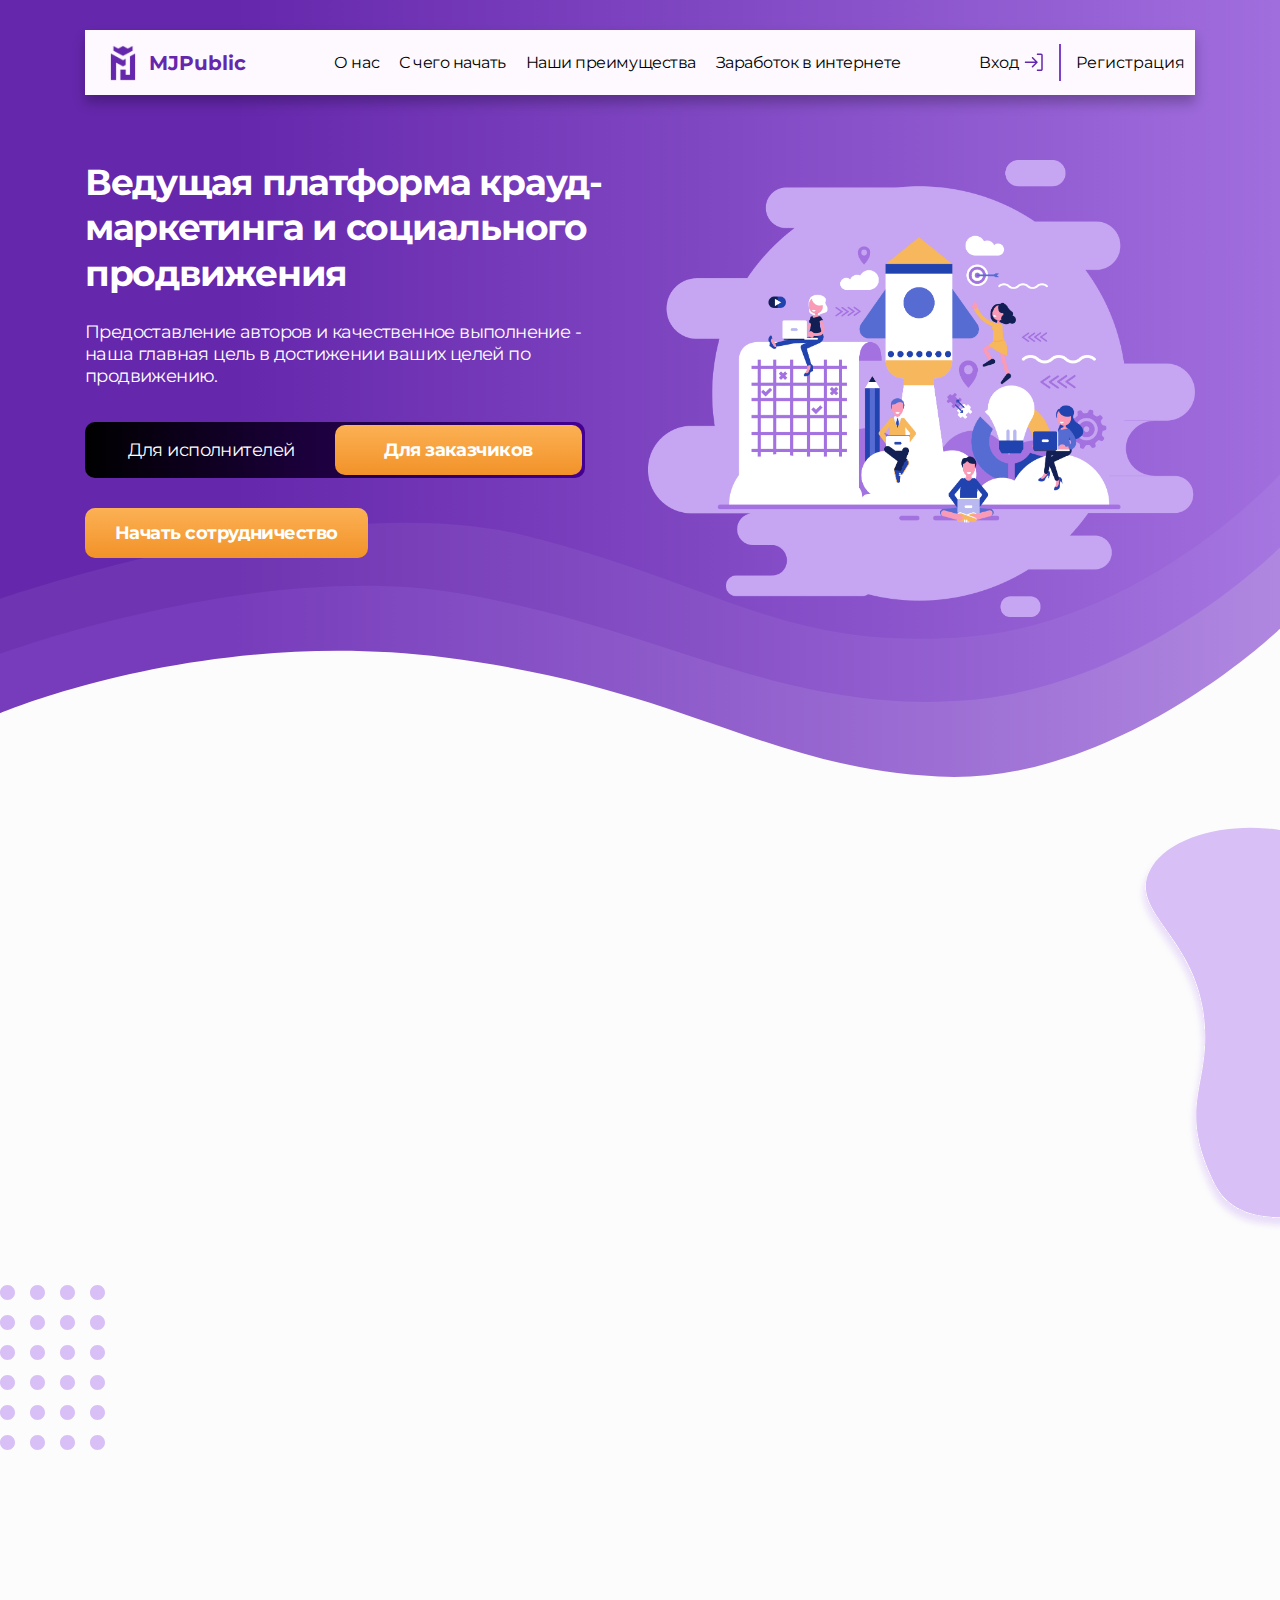
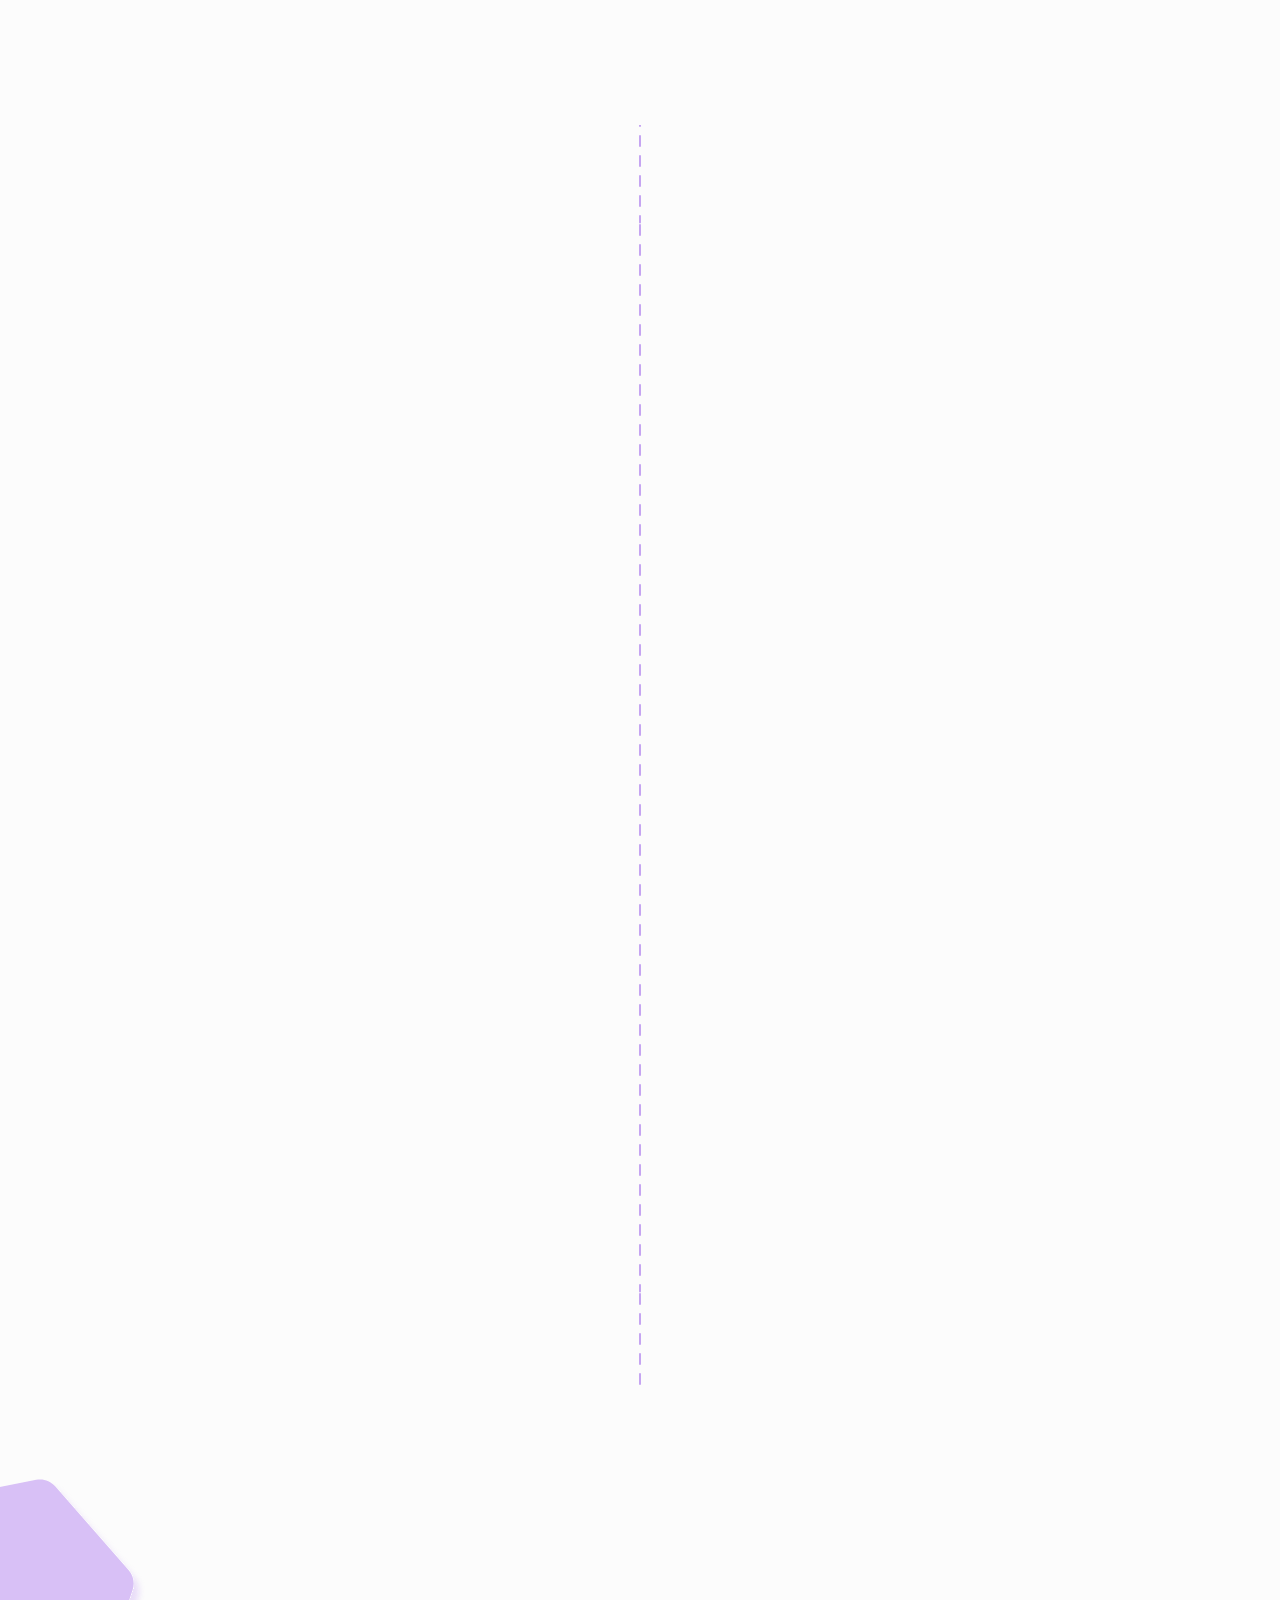
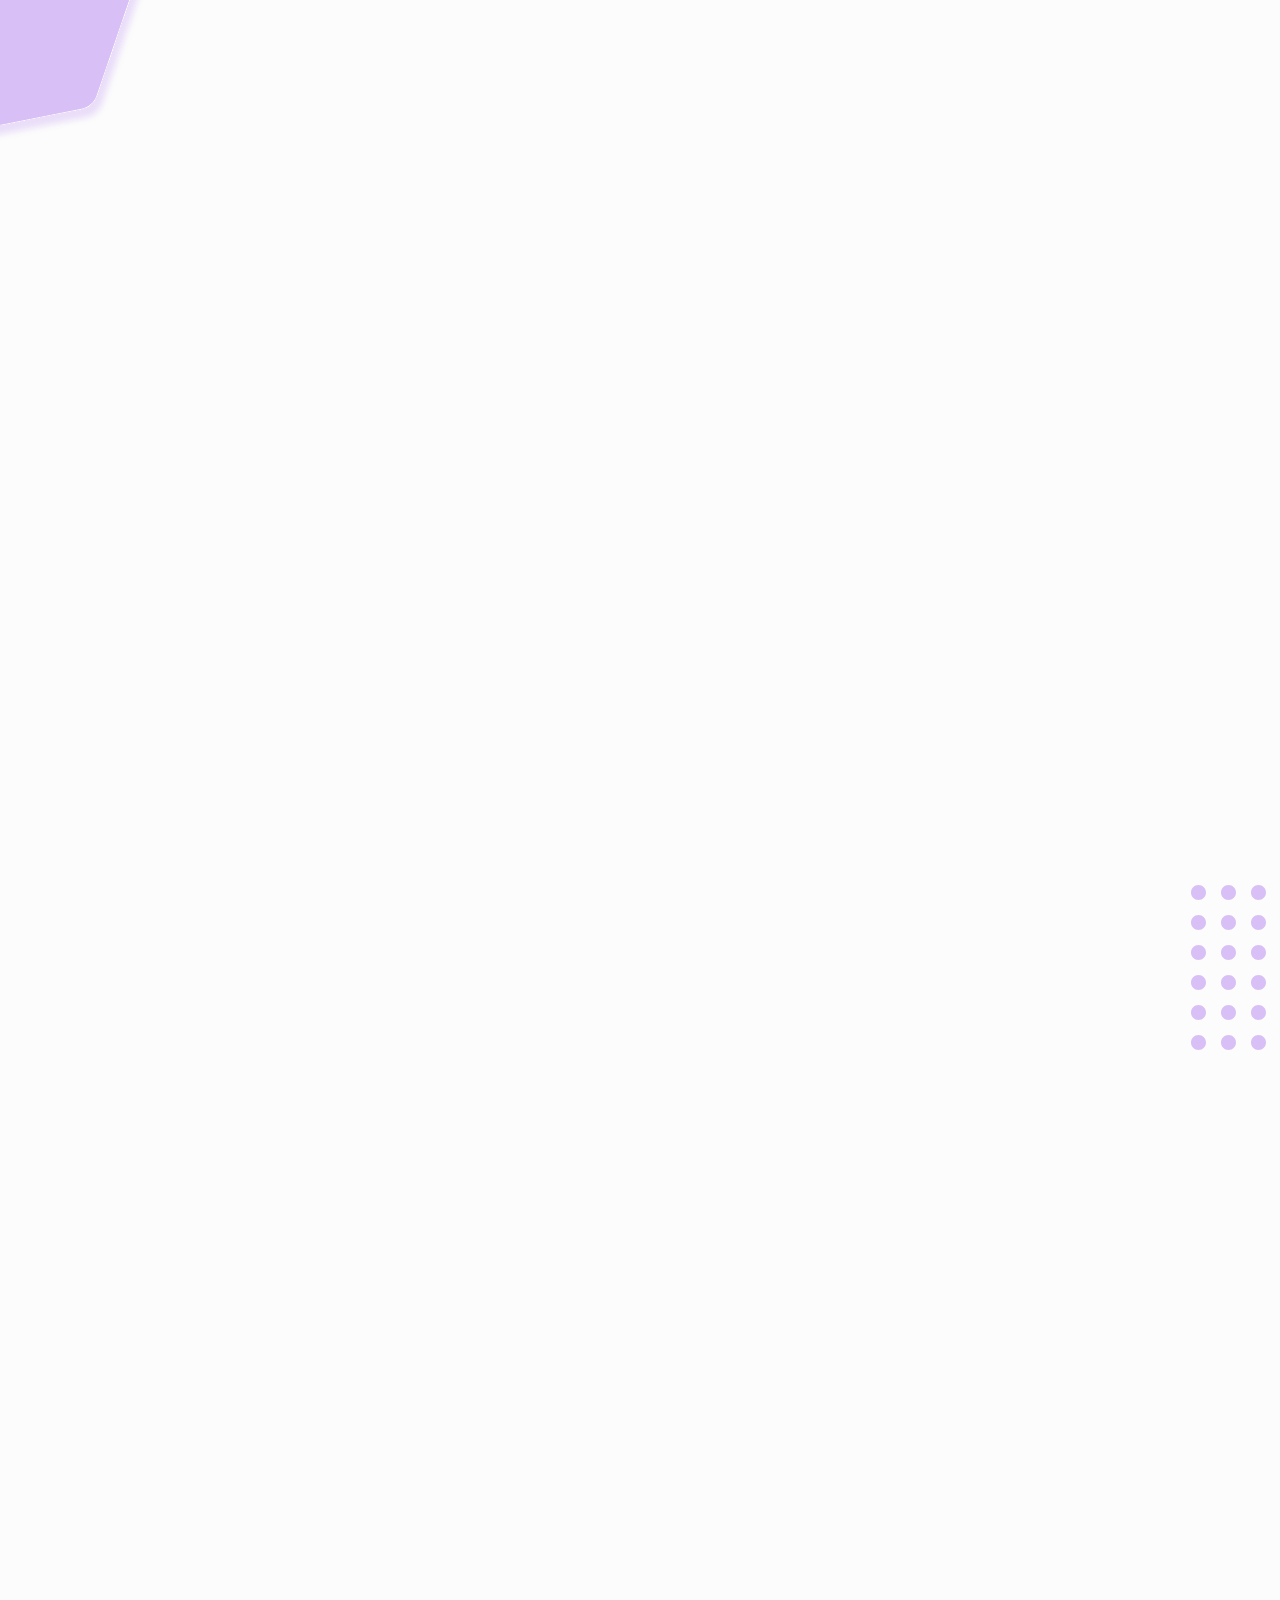
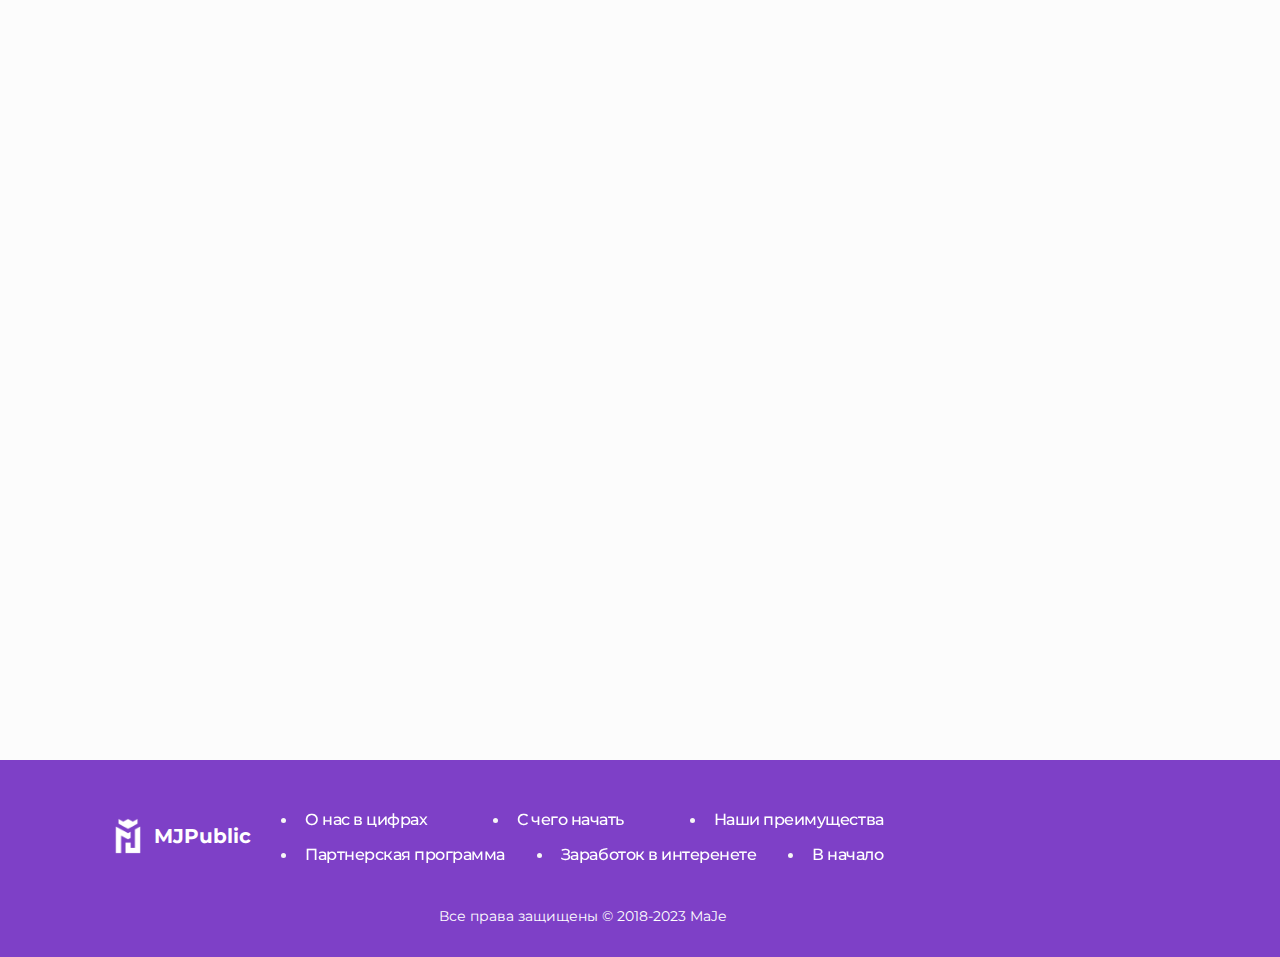
<file: index.html>
<!DOCTYPE html>
<html lang="en">

<head>
  <meta charset="UTF-8" />
  <meta http-equiv="X-UA-Compatible" content="IE=edge" />
  <meta name="viewport" content="width=device-width, initial-scale=1.0" />
  <title>MJPublic</title>
  <link rel="preconnect" href="https://fonts.googleapis.com" />
  <link rel="preconnect" href="https://fonts.gstatic.com" crossorigin />
  <link href="https://fonts.googleapis.com/css2?family=Montserrat:wght@400;500;600;700&display=swap" rel="stylesheet" />
  <link href="css/aos.css" rel="stylesheet" />
  <link href="css/libs.css" rel="stylesheet" />
  <link href="css/nouislider.min.css" rel="stylesheet" />
  <link href="css/main.css" rel="stylesheet" />
  <link href="css/media.css" rel="stylesheet" />
</head>

<body>
  <header class="header">
    <div class="container">
      <div class="header__inner">
        <a href="./" class="header__logo">
          <img src="img/logo.png" alt="MJPublic logo" />
          <span>MJPublic</span>
        </a>
        <div class="header__menu">
          <nav class="header__nav">
            <ul>
              <li><a href="#about">О нас</a></li>
              <li><a href="#start">С чего начать</a></li>
              <li><a href="#benefits">Наши преимущества</a></li>
              <li><a href="#earn">Заработок в интернете</a></li>
            </ul>
          </nav>
          <div class="header__buttons">
            <a href="./registration.html#login" class="header__btn header__btn--login">
              Вход
              <svg width="24" height="25" viewBox="0 0 24 25" fill="none" xmlns="http://www.w3.org/2000/svg">
                <path fill-rule="evenodd" clip-rule="evenodd"
                  d="M14.75 4.25C14.75 4.05109 14.829 3.86032 14.9697 3.71967C15.1103 3.57902 15.3011 3.5 15.5 3.5H19C19.966 3.5 20.75 4.284 20.75 5.25V19.25C20.75 19.7141 20.5656 20.1592 20.2374 20.4874C19.9092 20.8156 19.4641 21 19 21H15.5C15.3011 21 15.1103 20.921 14.9697 20.7803C14.829 20.6397 14.75 20.4489 14.75 20.25C14.75 20.0511 14.829 19.8603 14.9697 19.7197C15.1103 19.579 15.3011 19.5 15.5 19.5H19C19.0663 19.5 19.1299 19.4737 19.1768 19.4268C19.2237 19.3799 19.25 19.3163 19.25 19.25V5.25C19.25 5.1837 19.2237 5.12011 19.1768 5.07322C19.1299 5.02634 19.0663 5 19 5H15.5C15.3011 5 15.1103 4.92098 14.9697 4.78033C14.829 4.63968 14.75 4.44891 14.75 4.25ZM2.75 12.25C2.75 12.0511 2.82902 11.8603 2.96967 11.7197C3.11032 11.579 3.30109 11.5 3.5 11.5H13.19L9.97 8.28C9.83752 8.13782 9.7654 7.94978 9.76882 7.75548C9.77225 7.56118 9.85097 7.37579 9.98838 7.23838C10.1258 7.10097 10.3112 7.02225 10.5055 7.01883C10.6998 7.0154 10.8878 7.08752 11.03 7.22L15.53 11.72C15.6705 11.8606 15.7493 12.0512 15.7493 12.25C15.7493 12.4488 15.6705 12.6394 15.53 12.78L11.03 17.28C10.9613 17.3537 10.8785 17.4128 10.7865 17.4538C10.6945 17.4948 10.5952 17.5168 10.4945 17.5186C10.3938 17.5204 10.2938 17.5018 10.2004 17.4641C10.107 17.4264 10.0222 17.3703 9.95096 17.299C9.87974 17.2278 9.8236 17.143 9.78588 17.0496C9.74816 16.9562 9.72963 16.8562 9.73141 16.7555C9.73318 16.6548 9.75523 16.5555 9.79622 16.4635C9.83721 16.3715 9.89631 16.2887 9.97 16.22L13.19 13H3.5C3.30109 13 3.11032 12.921 2.96967 12.7803C2.82902 12.6397 2.75 12.4489 2.75 12.25Z"
                  fill="black" />
              </svg>
            </a>
            <a href="./registration.html" class="header__btn">Регистрация</a>
          </div>
        </div>
        <button class="burger"><span></span></button>
      </div>
    </div>
    <div class="header__overlay"></div>
  </header>

  <div class="main-content">
    <section class="hero" id="hero">
      <div class="container">
        <div class="hero__inner">
          <div class="hero__content">
            <div class="tabs-content-item" data-tabs="performer">
              <div class="hero__info hero__info--1">
                <h1 class="hero__title title">
                  Простые задания, большие возможности!
                </h1>
                <p class="hero__text">
                  Эффективный заработок на легких заданиях. <br> Присоединяйтесь к нам и начните зарабатывать на своем
                  времени!
                </p>
              </div>
            </div>
            <div class="tabs-content-item is-active" data-tabs="customer">
              <div class="hero__info hero__info--2">
                <h1 class="hero__title title">
                  Ведущая платформа крауд-маркетинга и социального продвижения
                </h1>
                <p class="hero__text">
                  Предоставление авторов и качественное выполнение - наша
                  главная цель в достижении ваших целей по продвижению.
                </p>
              </div>
            </div>
            <ul class="hero__tabs">
              <li class="hero__tab" role="button" tabindex="0" data-tabs="performer">
                <span>Для исполнителей</span>
              </li>
              <li class="hero__tab is-active" role="button" tabindex="0" data-tabs="customer">
                <span>Для заказчиков</span>
              </li>
            </ul>
            <a href="./registration.html" class="hero__btn btn">Начать сотрудничество
            </a>
          </div>
          <div class="tabs-content-item" data-tabs="performer">
            <div class="hero__img hero__img--1">
              <img src="img/hero-2.png" width="648" height="518" alt="hero" />
            </div>
          </div>
          <div class="tabs-content-item is-active" data-tabs="customer">
            <div class="hero__img hero__img--2">
              <img src="img/hero.png" width="648" height="518" alt="hero" />
            </div>
          </div>
        </div>
      </div>
    </section>

    <section class="about" id="about">
      <div class="container">
        <div class="about__inner">
          <div class="about__img" data-aos="fade-up">
            <img src="img/about.png" width="526" height="514" alt="о нас" />
          </div>
          <div class="tabs-content-item" data-tabs="performer">
            <div class="about__content" data-aos="fade-up">
              <h2 class="about__title title">О нас в цифрах</h2>
              <div class="about__text">
                <p>
                  Тысячи заказчиков объединены на нашей бирже. Ежедневно они выкладывают сотни высокооплачиваемых
                  заданий, а общее число выплаченной исполнителям суммы достигло внушительного числа. Это подчеркивает
                  надежность, активность и доверие со стороны наших заказчиков.
                </p>
              </div>
              <div class="about__items" data-aos="fade-up">
                <div class="about__item about__item--1">
                  <div class="about__name">Заказчиков</div>
                  <div class="about__num purecounter" data-purecounter-start="1000" data-purecounter-end="150345">150
                    345</div>
                </div>
                <div class="about__item about__item--2">
                  <div class="about__name">Активных <br> заданий</div>
                  <div class="about__num purecounter" data-purecounter-duration="2.3" data-purecounter-start="1000"
                    data-purecounter-end="150345">150
                    345</div>
                  <div class="about__icon about__icon--1">
                    <svg class="about__icon-line" width="301" height="107" viewBox="0 0 301 107" fill="none"
                      xmlns="http://www.w3.org/2000/svg">
                      <path d="M300 30.6577C300 30.6577 213.928 1.00605 120.686 36.2815C27.4448 71.5569 2 106 2 106"
                        class="about__icon-path" stroke="#A371E0" stroke-width="3" stroke-linejoin="round"
                        stroke-dasharray="10 10" />
                    </svg>
                    <svg class="about__icon-line about__icon-line--mobile" width="48" height="232" viewBox="0 0 48 232"
                      fill="none" xmlns="http://www.w3.org/2000/svg">
                      <path class="about__icon-path" d="M46.3711 1C-12.5509 91.4259 -5.09009 143.473 24.3711 231.5"
                        stroke="#A371E0" stroke-width="3" stroke-linejoin="round" stroke-dasharray="10 10" />
                    </svg>
                    <img width="69" height="69" src="img/about-icon-2.svg" alt="Иконка Активных заданий"
                      class="about__icon-img" />
                  </div>
                </div>
                <div class="about__item about__item--3">
                  <div class="about__name">Выплачено <br> денег</div>
                  <div class="about__num purecounter" data-purecounter-duration="1.9" data-purecounter-start="1000"
                    data-purecounter-end="150345">150
                    345</div>
                  <div class="about__icon about__icon--2">
                    <svg class="about__icon-line" width="291" height="112" viewBox="0 0 291 112" fill="none"
                      xmlns="http://www.w3.org/2000/svg">
                      <path
                        d="M290 73.7443C290 73.7443 206.816 102.373 116.703 68.3144C26.591 34.2554 2 0.999996 2 0.999996"
                        class="about__icon-path" stroke="#A371E0" stroke-width="3" stroke-linejoin="round"
                        stroke-dasharray="10 10" />
                    </svg>
                    <svg class="about__icon-line about__icon-line--mobile" width="48" height="232" viewBox="0 0 48 232"
                      fill="none" xmlns="http://www.w3.org/2000/svg">
                      <path class="about__icon-path" d="M2 1C60.922 91.4259 53.4612 143.473 24 231.5" stroke="#A371E0"
                        stroke-width="3" stroke-linejoin="round" stroke-dasharray="10 10" />
                    </svg>
                    <img width="69" height="69" src="img/about-icon-2-2.svg" alt="Иконка Выплачено денег"
                      class="about__icon-img" />
                  </div>
                </div>
              </div>
            </div>
          </div>
          <div class="tabs-content-item is-active" data-tabs="customer">
            <div class="about__content" data-aos="fade-up">
              <h2 class="about__title title">О нас в цифрах</h2>
              <div class="about__text">
                <p>
                  Тысячи креативных профессионалов объединены на нашей бирже. Ежедневно они успешно выполняют сотни
                  заданий, а общее число завершенных проектов достигло впечатляющей цифры. Это подчеркивает нашу
                  надежность, активность и доверие со стороны наших пользователей.
                </p>
              </div>
              <div class="about__items" data-aos="fade-up">
                <div class="about__item about__item--1">
                  <div class="about__name">Исполнителей</div>
                  <div class="about__num purecounter" data-purecounter-duration="1.9" data-purecounter-start="1000"
                    data-purecounter-end="150345">150
                    345</div>
                </div>
                <div class="about__item about__item--2">
                  <div class="about__name">Выполнений в сутки</div>
                  <div class="about__num purecounter" data-purecounter-start="1000" data-purecounter-end="150345">150
                    345</div>
                  <div class="about__icon about__icon--1">
                    <svg class="about__icon-line" width="301" height="107" viewBox="0 0 301 107" fill="none"
                      xmlns="http://www.w3.org/2000/svg">
                      <path d="M300 30.6577C300 30.6577 213.928 1.00605 120.686 36.2815C27.4448 71.5569 2 106 2 106"
                        class="about__icon-path" stroke="#A371E0" stroke-width="3" stroke-linejoin="round"
                        stroke-dasharray="10 10" />
                    </svg>
                    <svg class="about__icon-line about__icon-line--mobile" width="48" height="232" viewBox="0 0 48 232"
                      fill="none" xmlns="http://www.w3.org/2000/svg">
                      <path class="about__icon-path" d="M46.3711 1C-12.5509 91.4259 -5.09009 143.473 24.3711 231.5"
                        stroke="#A371E0" stroke-width="3" stroke-linejoin="round" stroke-dasharray="10 10" />
                    </svg>
                    <img width="69" height="69" src="img/about-icon-1.svg" alt="Иконка Выполнений в сутки"
                      class="about__icon-img" />
                  </div>
                </div>
                <div class="about__item about__item--3">
                  <div class="about__name">Выполненных заданий</div>
                  <div class="about__num purecounter" data-purecounter-duration="2.3" data-purecounter-start="1000"
                    data-purecounter-end="150345">150
                    345</div>
                  <div class="about__icon about__icon--2">
                    <svg class="about__icon-line" width="291" height="112" viewBox="0 0 291 112" fill="none"
                      xmlns="http://www.w3.org/2000/svg">
                      <path
                        d="M290 73.7443C290 73.7443 206.816 102.373 116.703 68.3144C26.591 34.2554 2 0.999996 2 0.999996"
                        class="about__icon-path" stroke="#A371E0" stroke-width="3" stroke-linejoin="round"
                        stroke-dasharray="10 10" />
                    </svg>
                    <svg class="about__icon-line about__icon-line--mobile" width="48" height="232" viewBox="0 0 48 232"
                      fill="none" xmlns="http://www.w3.org/2000/svg">
                      <path class="about__icon-path" d="M2 1C60.922 91.4259 53.4612 143.473 24 231.5" stroke="#A371E0"
                        stroke-width="3" stroke-linejoin="round" stroke-dasharray="10 10" />
                    </svg>
                    <img width="69" height="69" src="img/about-icon-2.svg" alt="Иконка Выполненных заданий"
                      class="about__icon-img" />
                  </div>
                </div>
              </div>
            </div>
          </div>
        </div>
      </div>
    </section>

    <section class="start" id="start">
      <div class="container">
        <div class="tabs-content-item" data-tabs="performer">
          <div class="start__inner">
            <h2 class="start__title title text-center" data-aos="fade-up">
              С чего начать
            </h2>
            <ul class="start__list">
              <li class="start__item" data-aos="fade-up">
                <div class="start__box">
                  <div class="start__heading">
                    <img src="img/start-icon-1.svg" width="65" height="65" alt="иконка с чего начать" />
                    Регистрируйтесь
                  </div>
                  <div class="start__text">
                    <p>
                      Регистрируйтесь, заполняйте анкету и получайте персонализированные для вас задания, чтобы сделать
                      процесс работы удобнее.
                    </p>
                  </div>
                </div>
                <div class="start__img">
                  <img src="img/start-1.png" width="495" height="398" alt="Регистрируйтесь" />
                </div>
              </li>
              <li class="start__item" data-aos="fade-up">
                <div class="start__box">
                  <div class="start__heading">
                    <img src="img/start-icon-2-2.svg" width="65" height="65" alt="иконка с чего начать" />
                    Выполняйте задания
                  </div>
                  <div class="start__text">
                    <p>
                      Выбирайте понравившиеся задания и получайте честно заработанные деньги сразу же после проверки
                      задания!
                    </p>
                  </div>
                </div>
                <div class="start__img">
                  <img src="img/start-2-2.png" width="495" height="398" alt="Выполняйте задания" />
                </div>
              </li>
              <li class="start__item" data-aos="fade-up">
                <div class="start__box">
                  <div class="start__heading">
                    <img src="img/start-icon-3.svg" width="65" height="65" alt="иконка с чего начать" />
                    Приглашайте друзей
                  </div>
                  <div class="start__text">
                    <p>
                      Организуйте стабильный пассивный доход, приглашая людей на платформу и получая до 50% с каждого их
                      выполнения заданий.
                    </p>
                  </div>
                </div>
                <div class="start__img">
                  <img src="img/start-3.png" width="495" height="398" alt="Приглашайте друзей" />
                </div>
              </li>
              <li class="start__item" data-aos="fade-up">
                <div class="start__box">
                  <div class="start__heading">
                    <img src="img/start-icon-4.svg" width="65" height="65" alt="иконка с чего начать" />
                    Получайте результат
                  </div>
                  <div class="start__text">
                    <p>
                      Используйте все возможности платформы для достижения максимального результата, не тратя много
                      времени!
                    </p>
                  </div>
                </div>
                <div class="start__img">
                  <img src="img/start-4.png" width="495" height="398" alt="Получайте результат" />
                </div>
              </li>
            </ul>
          </div>
        </div>
        <div class="tabs-content-item is-active" data-tabs="customer">
          <div class="start__inner">
            <h2 class="start__title title text-center" data-aos="fade-up">
              С чего начать
            </h2>
            <ul class="start__list">
              <li class="start__item" data-aos="fade-up">
                <div class="start__box">
                  <div class="start__heading">
                    <img src="img/start-icon-1.svg" width="65" height="65" alt="иконка с чего начать" />
                    Регистрируйтесь
                  </div>
                  <div class="start__text">
                    <p>
                      Регистрируйтесь, заполняйте анкету и начните ознакомление с процессом создания заданий через нашу
                      видео-инструкцию.
                    </p>
                  </div>
                </div>
                <div class="start__img">
                  <img src="img/start-1.png" width="495" height="398" alt="Регистрируйтесь" />
                </div>
              </li>
              <li class="start__item" data-aos="fade-up">
                <div class="start__box">
                  <div class="start__heading">
                    <img src="img/start-icon-2.svg" width="65" height="65" alt="иконка с чего начать" />
                    Размещайте задания
                  </div>
                  <div class="start__text">
                    <p>
                      Широкий спектр настроек, оформления и таргетирования задания позволят вашему заданию всегда
                      находить нужных исполнителей.
                    </p>
                  </div>
                </div>
                <div class="start__img">
                  <img src="img/start-2.png" width="495" height="398" alt="Размещайте задания" />
                </div>
              </li>
              <li class="start__item" data-aos="fade-up">
                <div class="start__box">
                  <div class="start__heading">
                    <img src="img/start-icon-3.svg" width="65" height="65" alt="иконка с чего начать" />
                    Приглашайте друзей
                  </div>
                  <div class="start__text">
                    <p>
                      Организуйте стабильный пассивный доход, приглашая людей на платформу и получая до 50% с каждого их
                      выполнения заданий.
                    </p>
                  </div>
                </div>
                <div class="start__img">
                  <img src="img/start-3.png" width="495" height="398" alt="Приглашайте друзей" />
                </div>
              </li>
              <li class="start__item" data-aos="fade-up">
                <div class="start__box">
                  <div class="start__heading">
                    <img src="img/start-icon-4.svg" width="65" height="65" alt="иконка с чего начать" />
                    Получайте результат
                  </div>
                  <div class="start__text">
                    <p>
                      Гибкая настройка заданий и тысячи надежных исполнителей - залог успеха каждого вашего проекта!
                    </p>
                  </div>
                </div>
                <div class="start__img">
                  <img src="img/start-4.png" width="495" height="398" alt="Получайте результат" />
                </div>
              </li>
            </ul>
          </div>
        </div>
      </div>
    </section>

    <section class="benefits" id="benefits">
      <div class="container">
        <div class="benefits__inner">
          <h3 class="benefits__title title text-center" data-aos="fade-up">
            наши преимущества
          </h3>
          <div class="tabs-content-item" data-tabs="performer">
            <ol class="benefits__list">
              <li class="benefits__item" data-aos="fade-up">
                <div class="benefits__icon">
                  <img src="img/benefits-1-2.png" width="210" height="210" alt="иконка преимущества" />
                </div>
                <div class="benefits__name">Заработок на простых <br> заданиях</div>
                <div class="benefits__text">
                  Большой выбор простых заданий, даст&nbsp;стабильный прирост к вашему дохору.
                </div>
              </li>
              <li class="benefits__item" data-aos="fade-up" data-aos-delay="50">
                <div class="benefits__icon">
                  <img src="img/benefits-2-2.png" width="210" height="210" alt="иконка преимущества" />
                </div>
                <div class="benefits__name">
                  Быстрый и удобный <br> вывод
                </div>
                <div class="benefits__text">
                  Минимальная сумма для выплаты - 100&nbsp;руб. Вывод на все популярные системы.
                </div>
              </li>
              <li class="benefits__item" data-aos="fade-up" data-aos-delay="100">
                <div class="benefits__icon">
                  <img src="img/benefits-3-2.png" width="210" height="210" alt="иконка преимущества" />
                </div>
                <div class="benefits__name">Реферальная <br> программа</div>
                <div class="benefits__text">
                  Нет времени на задания? <br> Приглашайте друзей и получайте до 50% с выполненных ими заданий!
                </div>
              </li>
            </ol>
          </div>
          <div class="tabs-content-item is-active" data-tabs="customer">
            <ol class="benefits__list">
              <li class="benefits__item" data-aos="fade-up">
                <div class="benefits__icon">
                  <img src="img/benefits-1.png" width="210" height="210" alt="иконка преимущества" />
                </div>
                <div class="benefits__name">Гарантия качества <br> выполнения</div>
                <div class="benefits__text">
                  Оплата работы только после вашего подтверждения
                </div>
              </li>
              <li class="benefits__item" data-aos="fade-up" data-aos-delay="50">
                <div class="benefits__icon">
                  <img src="img/benefits-2.png" width="210" height="210" alt="иконка преимущества" />
                </div>
                <div class="benefits__name">
                  Распределение выполнений <br> по времени
                </div>
                <div class="benefits__text">
                  Создавайте удобное рассписание для выполнений ваших заданий
                </div>
              </li>
              <li class="benefits__item" data-aos="fade-up" data-aos-delay="100">
                <div class="benefits__icon">
                  <img src="img/benefits-3.png" width="210" height="210" alt="иконка преимущества" />
                </div>
                <div class="benefits__name">Выгодные цены <br> и бонусы</div>
                <div class="benefits__text">
                  Приятные скидки при оптовом продвижении заданий и широкая бонусная система.
                </div>
              </li>
            </ol>
          </div>
          <div class="benefits__program partner-program" data-aos="fade-up" data-aos-delay="100" id="partner-program">
            <h4 class="partner-program__title">партнерская программа</h4>
            <div class="partner-program__text">
              Наш калькулятор поможет оценить приблизительный заработок на&nbsp;основе реферальной программы.
            </div>
            <div class="partner-program__row">
              <div class="partner-program__col">
                <div class="partner-program__slider-value">
                  <span>100.000</span> руб.
                </div>
                <div id="partner-program-slider" class="partner-program__slider"></div>
                <div class="partner-program__slider-caption">
                  выполнений рефералом
                </div>
              </div>
              <div class="partner-program__col">
                <div class="partner-program__reward-title">
                  ваше вознаграждение
                </div>
                <div class="partner-program__reward-value">
                  <span>50.000</span> руб.
                </div>
              </div>
            </div>
          </div>
        </div>
      </div>
    </section>

    <section class="earn" data-aos="fade-up" id="earn">
      <div class="container">
        <div class="earn__inner">
          <h3 class="earn__title title text-center">Заработок в интернете</h3>
          <div class="tabs-content-item earn__tabs-1" data-tabs="performer">
            <div class="earn__tabs-wrapper">
              <ul class="earn__tabs">
                <li class="earn__tab" data-tabs="1">
                  <svg width="50" height="50" viewBox="0 0 50 50" fill="none" xmlns="http://www.w3.org/2000/svg">
                    <path fill-rule="evenodd" clip-rule="evenodd"
                      d="M11.9805 7.8125V42.1875H16.668C17.0824 42.1875 17.4798 42.3521 17.7728 42.6451C18.0658 42.9382 18.2305 43.3356 18.2305 43.75C18.2305 44.1644 18.0658 44.5618 17.7728 44.8549C17.4798 45.1479 17.0824 45.3125 16.668 45.3125H11.4596C10.0221 45.3125 8.85547 44.1458 8.85547 42.7083V7.29167C8.85547 5.85417 10.0221 4.6875 11.4596 4.6875H38.543C39.9805 4.6875 41.1471 5.85417 41.1471 7.29167V27.0833C41.1471 27.4977 40.9825 27.8952 40.6895 28.1882C40.3965 28.4812 39.999 28.6458 39.5846 28.6458C39.1702 28.6458 38.7728 28.4812 38.4798 28.1882C38.1868 27.8952 38.0221 27.4977 38.0221 27.0833V7.8125H11.9805ZM23.3742 13.4375C23.6229 13.106 23.7296 12.6893 23.671 12.279C23.6124 11.8688 23.3932 11.4986 23.0617 11.25C22.7302 11.0014 22.3135 10.8946 21.9032 10.9532C21.493 11.0118 21.1229 11.231 20.8742 11.5625L18.8305 14.2875L18.0201 13.4792C17.7239 13.2032 17.3321 13.0529 16.9273 13.0601C16.5225 13.0672 16.1363 13.2312 15.85 13.5175C15.5637 13.8037 15.3997 14.19 15.3926 14.5947C15.3855 14.9995 15.5357 15.3913 15.8117 15.6875L17.8951 17.7708C18.0533 17.929 18.2437 18.0514 18.4533 18.1297C18.6629 18.208 18.8869 18.2403 19.1102 18.2245C19.3334 18.2087 19.5506 18.1451 19.7471 18.0381C19.9436 17.9311 20.1148 17.7831 20.2492 17.6042L23.3742 13.4375ZM27.3326 13.0208C26.9182 13.0208 26.5207 13.1855 26.2277 13.4785C25.9347 13.7715 25.7701 14.1689 25.7701 14.5833C25.7701 14.9977 25.9347 15.3952 26.2277 15.6882C26.5207 15.9812 26.9182 16.1458 27.3326 16.1458H32.5409C32.9553 16.1458 33.3527 15.9812 33.6457 15.6882C33.9388 15.3952 34.1034 14.9977 34.1034 14.5833C34.1034 14.1689 33.9388 13.7715 33.6457 13.4785C33.3527 13.1855 32.9553 13.0208 32.5409 13.0208H27.3326ZM26.7784 25.5167C26.7784 25.2415 26.8877 24.9776 27.0823 24.783C27.2768 24.5885 27.5407 24.4792 27.8159 24.4792C28.091 24.4792 28.3549 24.5885 28.5495 24.783C28.7441 24.9776 28.8534 25.2415 28.8534 25.5167V31.15C28.8531 31.5114 28.9782 31.8618 29.2072 32.1414C29.4363 32.421 29.7552 32.6125 30.1096 32.6833L35.968 33.8542C37.443 34.15 38.3451 35.6521 37.9138 37.0937L36.4596 41.9375H25.0784L20.4534 35C20.3407 34.8284 20.2957 34.6212 20.327 34.4184C20.3583 34.2155 20.4638 34.0315 20.6229 33.9019C20.7821 33.7723 20.9836 33.7064 21.1886 33.7168C21.3935 33.7272 21.5874 33.8133 21.7326 33.9583L24.1034 36.3625C24.321 36.5831 24.5992 36.7341 24.9028 36.7961C25.2063 36.8582 25.5215 36.8287 25.8082 36.7112C26.0949 36.5938 26.3402 36.3937 26.513 36.1365C26.6857 35.8793 26.7781 35.5765 26.7784 35.2667V25.5167ZM27.8159 21.3542C26.7119 21.3542 25.6532 21.7927 24.8726 22.5733C24.0919 23.354 23.6534 24.4127 23.6534 25.5167V31.4896C22.9209 30.8896 21.9975 30.5724 21.0509 30.5956C20.1044 30.6188 19.1976 30.9809 18.4954 31.616C17.7932 32.2511 17.3422 33.1171 17.2244 34.0566C17.1066 34.996 17.3298 35.9466 17.8534 36.7354L22.9409 44.3688C23.0836 44.5828 23.2769 44.7583 23.5036 44.8797C23.7304 45.001 23.9837 45.0646 24.2409 45.0646H37.6221C37.9582 45.0643 38.2852 44.9558 38.5546 44.755C38.8241 44.5542 39.0216 44.2719 39.118 43.95L40.9055 37.9917C41.1329 37.2342 41.1997 36.4376 41.1014 35.6529C41.0032 34.8682 40.7421 34.1126 40.335 33.4346C39.9278 32.7566 39.3835 32.1711 38.737 31.7156C38.0905 31.2602 37.356 30.9447 36.5805 30.7896L31.9784 29.8708V25.5167C31.9784 24.4127 31.5398 23.354 30.7592 22.5733C29.9786 21.7927 28.9199 21.3542 27.8159 21.3542Z"
                      fill="black" />
                  </svg>
                  Произвольные задания
                </li>
                <li class="earn__tab" data-tabs="2">
                  <svg width="50" height="50" viewBox="0 0 50 50" fill="none" xmlns="http://www.w3.org/2000/svg">
                    <path fill-rule="evenodd" clip-rule="evenodd"
                      d="M14.0625 10.4167C14.0625 8.97917 15.2292 7.8125 16.6667 7.8125H33.3333C34.7708 7.8125 35.9375 8.97917 35.9375 10.4167V27.7187C35.9375 28.1332 36.1021 28.5306 36.3951 28.8236C36.6882 29.1166 37.0856 29.2812 37.5 29.2812C37.9144 29.2812 38.3118 29.1166 38.6049 28.8236C38.8979 28.5306 39.0625 28.1332 39.0625 27.7187V10.4167C39.0625 8.8972 38.4589 7.43996 37.3845 6.36553C36.31 5.29111 34.8528 4.6875 33.3333 4.6875H16.6667C15.1472 4.6875 13.69 5.29111 12.6155 6.36553C11.5411 7.43996 10.9375 8.8972 10.9375 10.4167V39.5833C10.9375 41.1028 11.5411 42.56 12.6155 43.6345C13.69 44.7089 15.1472 45.3125 16.6667 45.3125C17.0811 45.3125 17.4785 45.1479 17.7715 44.8549C18.0645 44.5618 18.2292 44.1644 18.2292 43.75C18.2292 43.3356 18.0645 42.9382 17.7715 42.6451C17.4785 42.3521 17.0811 42.1875 16.6667 42.1875C15.2292 42.1875 14.0625 41.0208 14.0625 39.5833V10.4167ZM22.3958 11.4583C22.3958 11.0439 22.5605 10.6465 22.8535 10.3535C23.1465 10.0605 23.5439 9.89583 23.9583 9.89583H26.0417C26.4561 9.89583 26.8535 10.0605 27.1465 10.3535C27.4395 10.6465 27.6042 11.0439 27.6042 11.4583C27.6042 11.8727 27.4395 12.2702 27.1465 12.5632C26.8535 12.8562 26.4561 13.0208 26.0417 13.0208H23.9583C23.5439 13.0208 23.1465 12.8562 22.8535 12.5632C22.5605 12.2702 22.3958 11.8727 22.3958 11.4583ZM26.5354 24.4792C26.252 24.4792 25.9801 24.5918 25.7797 24.7922C25.5793 24.9926 25.4667 25.2645 25.4667 25.5479V35.4167C25.4668 35.7267 25.3747 36.0297 25.2021 36.2873C25.0296 36.5448 24.7842 36.7452 24.4974 36.8629C24.2106 36.9806 23.8953 37.0104 23.5915 36.9483C23.2878 36.8863 23.0094 36.7353 22.7917 36.5146L20.3896 34.0812C20.2404 33.9277 20.0391 33.8355 19.8253 33.8231C19.6115 33.8106 19.4008 33.8787 19.2348 34.0139C19.0688 34.1491 18.9594 34.3416 18.9283 34.5534C18.8971 34.7653 18.9465 34.9811 19.0667 35.1583L23.7542 42.1875H35.2958L36.7708 37.2708C36.8751 36.9235 36.9056 36.5583 36.8605 36.1985C36.8154 35.8387 36.6957 35.4923 36.509 35.1814C36.3223 34.8706 36.0727 34.6022 35.7763 34.3933C35.4798 34.1845 35.1431 34.0399 34.7875 33.9687L28.8604 32.7812C28.5063 32.7105 28.1877 32.5193 27.9587 32.2401C27.7297 31.9609 27.6044 31.6111 27.6042 31.25V25.5479C27.6042 25.2645 27.4916 24.9926 27.2911 24.7922C27.0907 24.5918 26.8189 24.4792 26.5354 24.4792ZM22.3417 25.5479C22.3417 24.4357 22.7835 23.369 23.57 22.5825C24.3565 21.796 25.4232 21.3542 26.5354 21.3542C27.6477 21.3542 28.7144 21.796 29.5008 22.5825C30.2873 23.369 30.7292 24.4357 30.7292 25.5479V29.9687L35.4 30.9042C36.1821 31.0606 36.9229 31.3786 37.5751 31.8378C38.2272 32.297 38.7763 32.8873 39.1871 33.5709C39.598 34.2546 39.8616 35.0165 39.961 35.8078C40.0604 36.5992 39.9935 37.4026 39.7646 38.1667L37.9542 44.1979C37.8578 44.5198 37.6603 44.8021 37.3908 45.0029C37.1214 45.2037 36.7944 45.3123 36.4583 45.3125H22.9167C22.6594 45.3125 22.4062 45.249 22.1794 45.1276C21.9526 45.0062 21.7593 44.8307 21.6167 44.6167L16.4667 36.8917C15.9328 36.0943 15.7049 35.1309 15.8248 34.1788C15.9448 33.2268 16.4047 32.3501 17.1197 31.7101C17.8347 31.0701 18.7568 30.7099 19.7163 30.6958C20.6758 30.6817 21.6081 31.0147 22.3417 31.6333V25.55V25.5479Z"
                      fill="black" />
                  </svg>
                  Оценка приложений
                </li>
                <li class="earn__tab is-active" data-tabs="3">
                  <svg width="50" height="50" viewBox="0 0 50 50" fill="none" xmlns="http://www.w3.org/2000/svg">
                    <path fill-rule="evenodd" clip-rule="evenodd"
                      d="M23.5138 23.923C23.5283 23.6809 23.5989 23.4455 23.7201 23.2355L33.0951 6.99587C33.8602 5.69073 35.1105 4.74121 36.5731 4.35451C38.0358 3.96781 39.592 4.17534 40.9022 4.9318C42.2123 5.68826 43.1701 6.93224 43.5665 8.39227C43.9629 9.85231 43.7657 11.4099 43.018 12.725L33.643 28.9646C33.5216 29.174 33.3533 29.3523 33.1513 29.4855L25.3763 34.6209C25.1341 34.7808 24.8522 34.8702 24.5621 34.8789C24.2719 34.8876 23.9851 34.8154 23.7338 34.6702C23.4824 34.5251 23.2765 34.3128 23.139 34.0572C23.0015 33.8015 22.938 33.5127 22.9555 33.223L23.5138 23.923ZM26.6096 24.4771L26.2617 30.2896L31.1201 27.0834L37.4284 16.1605L32.918 13.5563L26.6096 24.4792V24.4771ZM40.3117 11.1646L38.9909 13.45L34.4805 10.8459L35.8013 8.55837C35.9711 8.25981 36.1982 7.99778 36.4696 7.78736C36.741 7.57694 37.0514 7.42229 37.3828 7.3323C37.7143 7.24232 38.0602 7.21878 38.4008 7.26305C38.7414 7.30732 39.0698 7.41851 39.3673 7.59024C39.6647 7.76196 39.9252 7.99082 40.1338 8.26363C40.3424 8.53645 40.495 8.84784 40.5828 9.17987C40.6706 9.51189 40.6918 9.85801 40.6453 10.1983C40.5988 10.5386 40.4854 10.8663 40.3117 11.1625V11.1646ZM26.043 9.89587H11.9805V42.1875H35.9388V32.2917C35.9388 31.8773 36.1034 31.4799 36.3964 31.1869C36.6895 30.8938 37.0869 30.7292 37.5013 30.7292C37.9157 30.7292 38.3131 30.8938 38.6062 31.1869C38.8992 31.4799 39.0638 31.8773 39.0638 32.2917V42.7084C39.0638 44.1459 37.8971 45.3125 36.4596 45.3125H11.4596C10.0221 45.3125 8.85547 44.1459 8.85547 42.7084V9.37504C8.85547 7.93754 10.0221 6.77087 11.4596 6.77087H26.043C26.4574 6.77087 26.8548 6.93549 27.1478 7.22852C27.4408 7.52154 27.6055 7.91897 27.6055 8.33337C27.6055 8.74777 27.4408 9.1452 27.1478 9.43823C26.8548 9.73125 26.4574 9.89587 26.043 9.89587Z"
                      fill="black" />
                  </svg>
                  Копирайтинг и Рерайтинг
                </li>
                <li class="earn__tab" data-tabs="4">
                  <svg width="50" height="50" viewBox="0 0 50 50" fill="none" xmlns="http://www.w3.org/2000/svg">
                    <path fill-rule="evenodd" clip-rule="evenodd"
                      d="M18.75 7.8125C16.678 7.8125 14.6909 8.6356 13.2257 10.1007C11.7606 11.5659 10.9375 13.553 10.9375 15.625C10.9375 17.697 11.7606 19.6841 13.2257 21.1493C14.6909 22.6144 16.678 23.4375 18.75 23.4375C20.822 23.4375 22.8091 22.6144 24.2743 21.1493C25.7394 19.6841 26.5625 17.697 26.5625 15.625C26.5625 13.553 25.7394 11.5659 24.2743 10.1007C22.8091 8.6356 20.822 7.8125 18.75 7.8125ZM7.8125 15.625C7.8125 14.1887 8.09541 12.7664 8.64507 11.4394C9.19473 10.1124 10.0004 8.90666 11.016 7.89102C12.0317 6.87538 13.2374 6.06973 14.5644 5.52007C15.8914 4.97041 17.3137 4.6875 18.75 4.6875C20.1863 4.6875 21.6086 4.97041 22.9356 5.52007C24.2626 6.06973 25.4683 6.87538 26.484 7.89102C27.4996 8.90666 28.3053 10.1124 28.8549 11.4394C29.4046 12.7664 29.6875 14.1887 29.6875 15.625C29.6875 18.5258 28.5352 21.3078 26.484 23.359C24.4328 25.4102 21.6508 26.5625 18.75 26.5625C15.8492 26.5625 13.0672 25.4102 11.016 23.359C8.96484 21.3078 7.8125 18.5258 7.8125 15.625ZM18.75 32.8125C15.8492 32.8125 13.0672 33.9648 11.016 36.016C8.96484 38.0672 7.8125 40.8492 7.8125 43.75C7.8125 44.1644 7.64788 44.5618 7.35485 44.8549C7.06183 45.1479 6.6644 45.3125 6.25 45.3125C5.8356 45.3125 5.43817 45.1479 5.14515 44.8549C4.85212 44.5618 4.6875 44.1644 4.6875 43.75C4.6875 40.0204 6.16908 36.4435 8.80631 33.8063C11.4435 31.1691 15.0204 29.6875 18.75 29.6875C22.4796 29.6875 26.0565 31.1691 28.6937 33.8063C31.3309 36.4435 32.8125 40.0204 32.8125 43.75C32.8125 44.1644 32.6479 44.5618 32.3549 44.8549C32.0618 45.1479 31.6644 45.3125 31.25 45.3125C30.8356 45.3125 30.4382 45.1479 30.1451 44.8549C29.8521 44.5618 29.6875 44.1644 29.6875 43.75C29.6875 40.8492 28.5352 38.0672 26.484 36.016C24.4328 33.9648 21.6508 32.8125 18.75 32.8125ZM33.7792 10.2625C33.3819 10.1443 32.9539 10.1887 32.5894 10.386C32.2249 10.5833 31.9537 10.9173 31.8354 11.3146C31.7172 11.7119 31.7616 12.1398 31.9589 12.5044C32.1562 12.8689 32.4902 13.1401 32.8875 13.2583C34.2018 13.6561 35.3296 14.5123 36.066 15.6713C36.8024 16.8303 37.0983 18.2151 36.9 19.5738C36.7018 20.9325 36.0224 22.175 34.9855 23.0752C33.9487 23.9754 32.6231 24.4736 31.25 24.4792C30.8356 24.4792 30.4382 24.6438 30.1451 24.9368C29.8521 25.2298 29.6875 25.6273 29.6875 26.0417V28.125C29.6875 28.5394 29.8521 28.9368 30.1451 29.2299C30.4382 29.5229 30.8356 29.6875 31.25 29.6875C33.5983 29.6875 35.8504 30.6203 37.5108 32.2808C39.1713 33.9413 40.1042 36.1934 40.1042 38.5417C40.1042 38.9561 40.2688 39.3535 40.5618 39.6465C40.8548 39.9395 41.2523 40.1042 41.6667 40.1042C42.0811 40.1042 42.4785 39.9395 42.7715 39.6465C43.0646 39.3535 43.2292 38.9561 43.2292 38.5417C43.2292 35.9252 42.3727 33.3807 40.7904 31.2969C39.2081 29.2131 36.987 27.7047 34.4667 27.0021C36.1862 26.332 37.6535 25.1415 38.6634 23.5969C39.6734 22.0523 40.1756 20.2307 40.0998 18.3868C40.0241 16.5429 39.3742 14.7687 38.241 13.3121C37.1078 11.8555 35.5479 10.7893 33.7792 10.2625Z"
                      fill="black" />
                  </svg>
                  Социальные сети
                </li>
                <li class="earn__tab" data-tabs="5">
                  <svg width="50" height="50" viewBox="0 0 50 50" fill="none" xmlns="http://www.w3.org/2000/svg">
                    <path fill-rule="evenodd" clip-rule="evenodd"
                      d="M18.7292 8.99167C14.8173 10.5307 11.6021 13.4451 9.6875 17.1875H17.4354C17.7342 14.4364 18.1673 11.7013 18.7292 8.99167ZM22.125 8.05208C21.4454 11.0671 20.9294 14.1167 20.5792 17.1875H29.4229C29.072 14.1167 28.5553 11.0671 27.875 8.05208C25.9717 7.73137 24.0282 7.73137 22.125 8.05208ZM17.1667 20.3125H8.45833C8.02813 21.8378 7.8108 23.4152 7.8125 25C7.8125 26.625 8.0375 28.1979 8.45833 29.6875H17.1667C16.9626 26.5658 16.9626 23.4342 17.1667 20.3125ZM20.2979 29.6875C20.0847 26.5661 20.0847 23.4339 20.2979 20.3125H29.7021C29.9167 23.4583 29.9167 26.5562 29.7021 29.6875H20.3H20.2979ZM17.4333 32.8125H9.6875C11.6025 36.5541 14.8177 39.4678 18.7292 41.0062C18.1658 38.2974 17.7333 35.563 17.4333 32.8125ZM22.125 41.9479C21.4445 38.9329 20.9278 35.8833 20.5771 32.8125H29.4229C29.0722 35.8833 28.5554 38.9329 27.875 41.9479C25.9717 42.2682 24.0283 42.2682 22.125 41.9479ZM32.8354 29.6875C33.0396 26.5583 33.0396 23.4583 32.8354 20.3125H41.5396C41.9625 21.8021 42.1875 23.375 42.1875 25C42.1891 26.5848 41.9718 28.1622 41.5417 29.6875H32.8354ZM31.2729 8.99375C35.1844 10.5322 38.3996 13.4459 40.3146 17.1875H32.5646C32.2657 14.4371 31.8346 11.7027 31.2729 8.99375ZM32.5646 32.8125H40.3146C38.3996 36.5541 35.1844 39.4678 31.2729 41.0062C31.8479 38.2062 32.2792 35.4896 32.5646 32.8125ZM4.6875 25C4.6875 13.7812 13.7812 4.6875 25 4.6875C36.2187 4.6875 45.3125 13.7812 45.3125 25C45.3125 36.2187 36.2187 45.3125 25 45.3125C13.7812 45.3125 4.6875 36.2187 4.6875 25Z"
                      fill="black" />
                  </svg>
                  Наполнение сайтов
                </li>
              </ul>
            </div>
            <div class="earn__content">
              <div class="earn__content-item" data-tabs="1">
                <div class="earn__info">
                  <div class="earn__item-title">
                    1Заработок
                    <div>За выполнения заданий</div>
                  </div>
                  <ul class="earn__list">
                    <li class="earn__item">
                      Прочтение статей и написание отзывов -
                      <b>от 50 копеек;</b>
                    </li>
                    <li class="earn__item">
                      Рецензии к видео роликам - <b>от 1 рубля;</b>
                    </li>
                    <li class="earn__item">
                      Оценка юзабилити сайта - <b>от 1 рубля;</b>
                    </li>
                    <li class="earn__item">
                      Тестирование приложений - <b>от 2 рублей;</b>
                    </li>
                  </ul>
                  <a href="./registration.html" class="earn__btn btn text-uppercase">зарегистрироваться сейчас</a>
                </div>
                <div class="earn__img">
                  <img src="img/earn-1.png" width="612" height="407" alt="Заработать на выполнении заданий" />
                </div>
              </div>
              <div class="earn__content-item" data-tabs="2">
                <div class="earn__info">
                  <div class="earn__item-title">
                    2Заработок
                    <div>За выполнения заданий</div>
                  </div>
                  <ul class="earn__list">
                    <li class="earn__item">
                      Прочтение статей и написание отзывов -
                      <b>от 50 копеек;</b>
                    </li>
                    <li class="earn__item">
                      Рецензии к видео роликам - <b>от 1 рубля;</b>
                    </li>
                    <li class="earn__item">
                      Оценка юзабилити сайта - <b>от 1 рубля;</b>
                    </li>
                    <li class="earn__item">
                      Тестирование приложений - <b>от 2 рублей;</b>
                    </li>
                  </ul>
                  <a href="./registration.html" class="earn__btn btn text-uppercase">зарегистрироваться сейчас</a>
                </div>
                <div class="earn__img">
                  <img src="img/earn-2.png" width="612" height="407" alt="Заработать на выполнении заданий" />
                </div>
              </div>
              <div class="earn__content-item is-active" data-tabs="3">
                <div class="earn__info">
                  <div class="earn__item-title">
                    Заработок
                    <div>За выполнения заданий</div>
                  </div>
                  <ul class="earn__list">
                    <li class="earn__item">
                      Прочтение статей и написание отзывов -
                      <b>от 50 копеек;</b>
                    </li>
                    <li class="earn__item">
                      Рецензии к видео роликам - <b>от 1 рубля;</b>
                    </li>
                    <li class="earn__item">
                      Оценка юзабилити сайта - <b>от 1 рубля;</b>
                    </li>
                    <li class="earn__item">
                      Тестирование приложений - <b>от 2 рублей;</b>
                    </li>
                  </ul>
                  <a href="./registration.html" class="earn__btn btn text-uppercase">зарегистрироваться сейчас</a>
                </div>
                <div class="earn__img">
                  <img src="img/earn-3.png" width="612" height="407" alt="Заработать на выполнении заданий" />
                </div>
              </div>
              <div class="earn__content-item" data-tabs="4">
                <div class="earn__info">
                  <div class="earn__item-title">
                    4Заработок
                    <div>За выполнения заданий</div>
                  </div>
                  <ul class="earn__list">
                    <li class="earn__item">
                      Прочтение статей и написание отзывов -
                      <b>от 50 копеек;</b>
                    </li>
                    <li class="earn__item">
                      Рецензии к видео роликам - <b>от 1 рубля;</b>
                    </li>
                    <li class="earn__item">
                      Оценка юзабилити сайта - <b>от 1 рубля;</b>
                    </li>
                    <li class="earn__item">
                      Тестирование приложений - <b>от 2 рублей;</b>
                    </li>
                  </ul>
                  <a href="./registration.html" class="earn__btn btn text-uppercase">зарегистрироваться сейчас</a>
                </div>
                <div class="earn__img">
                  <img src="img/earn-4.png" width="612" height="407" alt="Заработать на выполнении заданий" />
                </div>
              </div>
              <div class="earn__content-item" data-tabs="5">
                <div class="earn__info">
                  <div class="earn__item-title">
                    5Заработок
                    <div>За выполнения заданий</div>
                  </div>
                  <ul class="earn__list">
                    <li class="earn__item">
                      Прочтение статей и написание отзывов -
                      <b>от 50 копеек;</b>
                    </li>
                    <li class="earn__item">
                      Рецензии к видео роликам - <b>от 1 рубля;</b>
                    </li>
                    <li class="earn__item">
                      Оценка юзабилити сайта - <b>от 1 рубля;</b>
                    </li>
                    <li class="earn__item">
                      Тестирование приложений - <b>от 2 рублей;</b>
                    </li>
                  </ul>
                  <a href="./registration.html" class="earn__btn btn text-uppercase">зарегистрироваться сейчас</a>
                </div>
                <div class="earn__img">
                  <img src="img/earn-5.png" width="612" height="407" alt="Заработать на выполнении заданий" />
                </div>
              </div>
            </div>
          </div>
          <div class="tabs-content-item is-active earn__tabs-2" data-tabs="customer">
            <div class="earn__tabs-wrapper">
              <ul class="earn__tabs">
                <li class="earn__tab" data-tabs="1">
                  <svg width="50" height="50" viewBox="0 0 50 50" fill="none" xmlns="http://www.w3.org/2000/svg">
                    <path fill-rule="evenodd" clip-rule="evenodd"
                      d="M11.9805 7.8125V42.1875H16.668C17.0824 42.1875 17.4798 42.3521 17.7728 42.6451C18.0658 42.9382 18.2305 43.3356 18.2305 43.75C18.2305 44.1644 18.0658 44.5618 17.7728 44.8549C17.4798 45.1479 17.0824 45.3125 16.668 45.3125H11.4596C10.0221 45.3125 8.85547 44.1458 8.85547 42.7083V7.29167C8.85547 5.85417 10.0221 4.6875 11.4596 4.6875H38.543C39.9805 4.6875 41.1471 5.85417 41.1471 7.29167V27.0833C41.1471 27.4977 40.9825 27.8952 40.6895 28.1882C40.3965 28.4812 39.999 28.6458 39.5846 28.6458C39.1702 28.6458 38.7728 28.4812 38.4798 28.1882C38.1868 27.8952 38.0221 27.4977 38.0221 27.0833V7.8125H11.9805ZM23.3742 13.4375C23.6229 13.106 23.7296 12.6893 23.671 12.279C23.6124 11.8688 23.3932 11.4986 23.0617 11.25C22.7302 11.0014 22.3135 10.8946 21.9032 10.9532C21.493 11.0118 21.1229 11.231 20.8742 11.5625L18.8305 14.2875L18.0201 13.4792C17.7239 13.2032 17.3321 13.0529 16.9273 13.0601C16.5225 13.0672 16.1363 13.2312 15.85 13.5175C15.5637 13.8037 15.3997 14.19 15.3926 14.5947C15.3855 14.9995 15.5357 15.3913 15.8117 15.6875L17.8951 17.7708C18.0533 17.929 18.2437 18.0514 18.4533 18.1297C18.6629 18.208 18.8869 18.2403 19.1102 18.2245C19.3334 18.2087 19.5506 18.1451 19.7471 18.0381C19.9436 17.9311 20.1148 17.7831 20.2492 17.6042L23.3742 13.4375ZM27.3326 13.0208C26.9182 13.0208 26.5207 13.1855 26.2277 13.4785C25.9347 13.7715 25.7701 14.1689 25.7701 14.5833C25.7701 14.9977 25.9347 15.3952 26.2277 15.6882C26.5207 15.9812 26.9182 16.1458 27.3326 16.1458H32.5409C32.9553 16.1458 33.3527 15.9812 33.6457 15.6882C33.9388 15.3952 34.1034 14.9977 34.1034 14.5833C34.1034 14.1689 33.9388 13.7715 33.6457 13.4785C33.3527 13.1855 32.9553 13.0208 32.5409 13.0208H27.3326ZM26.7784 25.5167C26.7784 25.2415 26.8877 24.9776 27.0823 24.783C27.2768 24.5885 27.5407 24.4792 27.8159 24.4792C28.091 24.4792 28.3549 24.5885 28.5495 24.783C28.7441 24.9776 28.8534 25.2415 28.8534 25.5167V31.15C28.8531 31.5114 28.9782 31.8618 29.2072 32.1414C29.4363 32.421 29.7552 32.6125 30.1096 32.6833L35.968 33.8542C37.443 34.15 38.3451 35.6521 37.9138 37.0937L36.4596 41.9375H25.0784L20.4534 35C20.3407 34.8284 20.2957 34.6212 20.327 34.4184C20.3583 34.2155 20.4638 34.0315 20.6229 33.9019C20.7821 33.7723 20.9836 33.7064 21.1886 33.7168C21.3935 33.7272 21.5874 33.8133 21.7326 33.9583L24.1034 36.3625C24.321 36.5831 24.5992 36.7341 24.9028 36.7961C25.2063 36.8582 25.5215 36.8287 25.8082 36.7112C26.0949 36.5938 26.3402 36.3937 26.513 36.1365C26.6857 35.8793 26.7781 35.5765 26.7784 35.2667V25.5167ZM27.8159 21.3542C26.7119 21.3542 25.6532 21.7927 24.8726 22.5733C24.0919 23.354 23.6534 24.4127 23.6534 25.5167V31.4896C22.9209 30.8896 21.9975 30.5724 21.0509 30.5956C20.1044 30.6188 19.1976 30.9809 18.4954 31.616C17.7932 32.2511 17.3422 33.1171 17.2244 34.0566C17.1066 34.996 17.3298 35.9466 17.8534 36.7354L22.9409 44.3688C23.0836 44.5828 23.2769 44.7583 23.5036 44.8797C23.7304 45.001 23.9837 45.0646 24.2409 45.0646H37.6221C37.9582 45.0643 38.2852 44.9558 38.5546 44.755C38.8241 44.5542 39.0216 44.2719 39.118 43.95L40.9055 37.9917C41.1329 37.2342 41.1997 36.4376 41.1014 35.6529C41.0032 34.8682 40.7421 34.1126 40.335 33.4346C39.9278 32.7566 39.3835 32.1711 38.737 31.7156C38.0905 31.2602 37.356 30.9447 36.5805 30.7896L31.9784 29.8708V25.5167C31.9784 24.4127 31.5398 23.354 30.7592 22.5733C29.9786 21.7927 28.9199 21.3542 27.8159 21.3542Z"
                      fill="black" />
                  </svg>
                  Произвольные задания
                </li>
                <li class="earn__tab" data-tabs="2">
                  <svg width="50" height="50" viewBox="0 0 50 50" fill="none" xmlns="http://www.w3.org/2000/svg">
                    <path fill-rule="evenodd" clip-rule="evenodd"
                      d="M14.0625 10.4167C14.0625 8.97917 15.2292 7.8125 16.6667 7.8125H33.3333C34.7708 7.8125 35.9375 8.97917 35.9375 10.4167V27.7187C35.9375 28.1332 36.1021 28.5306 36.3951 28.8236C36.6882 29.1166 37.0856 29.2812 37.5 29.2812C37.9144 29.2812 38.3118 29.1166 38.6049 28.8236C38.8979 28.5306 39.0625 28.1332 39.0625 27.7187V10.4167C39.0625 8.8972 38.4589 7.43996 37.3845 6.36553C36.31 5.29111 34.8528 4.6875 33.3333 4.6875H16.6667C15.1472 4.6875 13.69 5.29111 12.6155 6.36553C11.5411 7.43996 10.9375 8.8972 10.9375 10.4167V39.5833C10.9375 41.1028 11.5411 42.56 12.6155 43.6345C13.69 44.7089 15.1472 45.3125 16.6667 45.3125C17.0811 45.3125 17.4785 45.1479 17.7715 44.8549C18.0645 44.5618 18.2292 44.1644 18.2292 43.75C18.2292 43.3356 18.0645 42.9382 17.7715 42.6451C17.4785 42.3521 17.0811 42.1875 16.6667 42.1875C15.2292 42.1875 14.0625 41.0208 14.0625 39.5833V10.4167ZM22.3958 11.4583C22.3958 11.0439 22.5605 10.6465 22.8535 10.3535C23.1465 10.0605 23.5439 9.89583 23.9583 9.89583H26.0417C26.4561 9.89583 26.8535 10.0605 27.1465 10.3535C27.4395 10.6465 27.6042 11.0439 27.6042 11.4583C27.6042 11.8727 27.4395 12.2702 27.1465 12.5632C26.8535 12.8562 26.4561 13.0208 26.0417 13.0208H23.9583C23.5439 13.0208 23.1465 12.8562 22.8535 12.5632C22.5605 12.2702 22.3958 11.8727 22.3958 11.4583ZM26.5354 24.4792C26.252 24.4792 25.9801 24.5918 25.7797 24.7922C25.5793 24.9926 25.4667 25.2645 25.4667 25.5479V35.4167C25.4668 35.7267 25.3747 36.0297 25.2021 36.2873C25.0296 36.5448 24.7842 36.7452 24.4974 36.8629C24.2106 36.9806 23.8953 37.0104 23.5915 36.9483C23.2878 36.8863 23.0094 36.7353 22.7917 36.5146L20.3896 34.0812C20.2404 33.9277 20.0391 33.8355 19.8253 33.8231C19.6115 33.8106 19.4008 33.8787 19.2348 34.0139C19.0688 34.1491 18.9594 34.3416 18.9283 34.5534C18.8971 34.7653 18.9465 34.9811 19.0667 35.1583L23.7542 42.1875H35.2958L36.7708 37.2708C36.8751 36.9235 36.9056 36.5583 36.8605 36.1985C36.8154 35.8387 36.6957 35.4923 36.509 35.1814C36.3223 34.8706 36.0727 34.6022 35.7763 34.3933C35.4798 34.1845 35.1431 34.0399 34.7875 33.9687L28.8604 32.7812C28.5063 32.7105 28.1877 32.5193 27.9587 32.2401C27.7297 31.9609 27.6044 31.6111 27.6042 31.25V25.5479C27.6042 25.2645 27.4916 24.9926 27.2911 24.7922C27.0907 24.5918 26.8189 24.4792 26.5354 24.4792ZM22.3417 25.5479C22.3417 24.4357 22.7835 23.369 23.57 22.5825C24.3565 21.796 25.4232 21.3542 26.5354 21.3542C27.6477 21.3542 28.7144 21.796 29.5008 22.5825C30.2873 23.369 30.7292 24.4357 30.7292 25.5479V29.9687L35.4 30.9042C36.1821 31.0606 36.9229 31.3786 37.5751 31.8378C38.2272 32.297 38.7763 32.8873 39.1871 33.5709C39.598 34.2546 39.8616 35.0165 39.961 35.8078C40.0604 36.5992 39.9935 37.4026 39.7646 38.1667L37.9542 44.1979C37.8578 44.5198 37.6603 44.8021 37.3908 45.0029C37.1214 45.2037 36.7944 45.3123 36.4583 45.3125H22.9167C22.6594 45.3125 22.4062 45.249 22.1794 45.1276C21.9526 45.0062 21.7593 44.8307 21.6167 44.6167L16.4667 36.8917C15.9328 36.0943 15.7049 35.1309 15.8248 34.1788C15.9448 33.2268 16.4047 32.3501 17.1197 31.7101C17.8347 31.0701 18.7568 30.7099 19.7163 30.6958C20.6758 30.6817 21.6081 31.0147 22.3417 31.6333V25.55V25.5479Z"
                      fill="black" />
                  </svg>
                  Оценка приложений
                </li>
                <li class="earn__tab is-active" data-tabs="3">
                  <svg width="50" height="50" viewBox="0 0 50 50" fill="none" xmlns="http://www.w3.org/2000/svg">
                    <path fill-rule="evenodd" clip-rule="evenodd"
                      d="M23.5138 23.923C23.5283 23.6809 23.5989 23.4455 23.7201 23.2355L33.0951 6.99587C33.8602 5.69073 35.1105 4.74121 36.5731 4.35451C38.0358 3.96781 39.592 4.17534 40.9022 4.9318C42.2123 5.68826 43.1701 6.93224 43.5665 8.39227C43.9629 9.85231 43.7657 11.4099 43.018 12.725L33.643 28.9646C33.5216 29.174 33.3533 29.3523 33.1513 29.4855L25.3763 34.6209C25.1341 34.7808 24.8522 34.8702 24.5621 34.8789C24.2719 34.8876 23.9851 34.8154 23.7338 34.6702C23.4824 34.5251 23.2765 34.3128 23.139 34.0572C23.0015 33.8015 22.938 33.5127 22.9555 33.223L23.5138 23.923ZM26.6096 24.4771L26.2617 30.2896L31.1201 27.0834L37.4284 16.1605L32.918 13.5563L26.6096 24.4792V24.4771ZM40.3117 11.1646L38.9909 13.45L34.4805 10.8459L35.8013 8.55837C35.9711 8.25981 36.1982 7.99778 36.4696 7.78736C36.741 7.57694 37.0514 7.42229 37.3828 7.3323C37.7143 7.24232 38.0602 7.21878 38.4008 7.26305C38.7414 7.30732 39.0698 7.41851 39.3673 7.59024C39.6647 7.76196 39.9252 7.99082 40.1338 8.26363C40.3424 8.53645 40.495 8.84784 40.5828 9.17987C40.6706 9.51189 40.6918 9.85801 40.6453 10.1983C40.5988 10.5386 40.4854 10.8663 40.3117 11.1625V11.1646ZM26.043 9.89587H11.9805V42.1875H35.9388V32.2917C35.9388 31.8773 36.1034 31.4799 36.3964 31.1869C36.6895 30.8938 37.0869 30.7292 37.5013 30.7292C37.9157 30.7292 38.3131 30.8938 38.6062 31.1869C38.8992 31.4799 39.0638 31.8773 39.0638 32.2917V42.7084C39.0638 44.1459 37.8971 45.3125 36.4596 45.3125H11.4596C10.0221 45.3125 8.85547 44.1459 8.85547 42.7084V9.37504C8.85547 7.93754 10.0221 6.77087 11.4596 6.77087H26.043C26.4574 6.77087 26.8548 6.93549 27.1478 7.22852C27.4408 7.52154 27.6055 7.91897 27.6055 8.33337C27.6055 8.74777 27.4408 9.1452 27.1478 9.43823C26.8548 9.73125 26.4574 9.89587 26.043 9.89587Z"
                      fill="black" />
                  </svg>
                  Копирайтинг и Рерайтинг
                </li>
                <li class="earn__tab" data-tabs="4">
                  <svg width="50" height="50" viewBox="0 0 50 50" fill="none" xmlns="http://www.w3.org/2000/svg">
                    <path fill-rule="evenodd" clip-rule="evenodd"
                      d="M18.75 7.8125C16.678 7.8125 14.6909 8.6356 13.2257 10.1007C11.7606 11.5659 10.9375 13.553 10.9375 15.625C10.9375 17.697 11.7606 19.6841 13.2257 21.1493C14.6909 22.6144 16.678 23.4375 18.75 23.4375C20.822 23.4375 22.8091 22.6144 24.2743 21.1493C25.7394 19.6841 26.5625 17.697 26.5625 15.625C26.5625 13.553 25.7394 11.5659 24.2743 10.1007C22.8091 8.6356 20.822 7.8125 18.75 7.8125ZM7.8125 15.625C7.8125 14.1887 8.09541 12.7664 8.64507 11.4394C9.19473 10.1124 10.0004 8.90666 11.016 7.89102C12.0317 6.87538 13.2374 6.06973 14.5644 5.52007C15.8914 4.97041 17.3137 4.6875 18.75 4.6875C20.1863 4.6875 21.6086 4.97041 22.9356 5.52007C24.2626 6.06973 25.4683 6.87538 26.484 7.89102C27.4996 8.90666 28.3053 10.1124 28.8549 11.4394C29.4046 12.7664 29.6875 14.1887 29.6875 15.625C29.6875 18.5258 28.5352 21.3078 26.484 23.359C24.4328 25.4102 21.6508 26.5625 18.75 26.5625C15.8492 26.5625 13.0672 25.4102 11.016 23.359C8.96484 21.3078 7.8125 18.5258 7.8125 15.625ZM18.75 32.8125C15.8492 32.8125 13.0672 33.9648 11.016 36.016C8.96484 38.0672 7.8125 40.8492 7.8125 43.75C7.8125 44.1644 7.64788 44.5618 7.35485 44.8549C7.06183 45.1479 6.6644 45.3125 6.25 45.3125C5.8356 45.3125 5.43817 45.1479 5.14515 44.8549C4.85212 44.5618 4.6875 44.1644 4.6875 43.75C4.6875 40.0204 6.16908 36.4435 8.80631 33.8063C11.4435 31.1691 15.0204 29.6875 18.75 29.6875C22.4796 29.6875 26.0565 31.1691 28.6937 33.8063C31.3309 36.4435 32.8125 40.0204 32.8125 43.75C32.8125 44.1644 32.6479 44.5618 32.3549 44.8549C32.0618 45.1479 31.6644 45.3125 31.25 45.3125C30.8356 45.3125 30.4382 45.1479 30.1451 44.8549C29.8521 44.5618 29.6875 44.1644 29.6875 43.75C29.6875 40.8492 28.5352 38.0672 26.484 36.016C24.4328 33.9648 21.6508 32.8125 18.75 32.8125ZM33.7792 10.2625C33.3819 10.1443 32.9539 10.1887 32.5894 10.386C32.2249 10.5833 31.9537 10.9173 31.8354 11.3146C31.7172 11.7119 31.7616 12.1398 31.9589 12.5044C32.1562 12.8689 32.4902 13.1401 32.8875 13.2583C34.2018 13.6561 35.3296 14.5123 36.066 15.6713C36.8024 16.8303 37.0983 18.2151 36.9 19.5738C36.7018 20.9325 36.0224 22.175 34.9855 23.0752C33.9487 23.9754 32.6231 24.4736 31.25 24.4792C30.8356 24.4792 30.4382 24.6438 30.1451 24.9368C29.8521 25.2298 29.6875 25.6273 29.6875 26.0417V28.125C29.6875 28.5394 29.8521 28.9368 30.1451 29.2299C30.4382 29.5229 30.8356 29.6875 31.25 29.6875C33.5983 29.6875 35.8504 30.6203 37.5108 32.2808C39.1713 33.9413 40.1042 36.1934 40.1042 38.5417C40.1042 38.9561 40.2688 39.3535 40.5618 39.6465C40.8548 39.9395 41.2523 40.1042 41.6667 40.1042C42.0811 40.1042 42.4785 39.9395 42.7715 39.6465C43.0646 39.3535 43.2292 38.9561 43.2292 38.5417C43.2292 35.9252 42.3727 33.3807 40.7904 31.2969C39.2081 29.2131 36.987 27.7047 34.4667 27.0021C36.1862 26.332 37.6535 25.1415 38.6634 23.5969C39.6734 22.0523 40.1756 20.2307 40.0998 18.3868C40.0241 16.5429 39.3742 14.7687 38.241 13.3121C37.1078 11.8555 35.5479 10.7893 33.7792 10.2625Z"
                      fill="black" />
                  </svg>
                  Социальные сети
                </li>
                <li class="earn__tab" data-tabs="5">
                  <svg width="50" height="50" viewBox="0 0 50 50" fill="none" xmlns="http://www.w3.org/2000/svg">
                    <path fill-rule="evenodd" clip-rule="evenodd"
                      d="M18.7292 8.99167C14.8173 10.5307 11.6021 13.4451 9.6875 17.1875H17.4354C17.7342 14.4364 18.1673 11.7013 18.7292 8.99167ZM22.125 8.05208C21.4454 11.0671 20.9294 14.1167 20.5792 17.1875H29.4229C29.072 14.1167 28.5553 11.0671 27.875 8.05208C25.9717 7.73137 24.0282 7.73137 22.125 8.05208ZM17.1667 20.3125H8.45833C8.02813 21.8378 7.8108 23.4152 7.8125 25C7.8125 26.625 8.0375 28.1979 8.45833 29.6875H17.1667C16.9626 26.5658 16.9626 23.4342 17.1667 20.3125ZM20.2979 29.6875C20.0847 26.5661 20.0847 23.4339 20.2979 20.3125H29.7021C29.9167 23.4583 29.9167 26.5562 29.7021 29.6875H20.3H20.2979ZM17.4333 32.8125H9.6875C11.6025 36.5541 14.8177 39.4678 18.7292 41.0062C18.1658 38.2974 17.7333 35.563 17.4333 32.8125ZM22.125 41.9479C21.4445 38.9329 20.9278 35.8833 20.5771 32.8125H29.4229C29.0722 35.8833 28.5554 38.9329 27.875 41.9479C25.9717 42.2682 24.0283 42.2682 22.125 41.9479ZM32.8354 29.6875C33.0396 26.5583 33.0396 23.4583 32.8354 20.3125H41.5396C41.9625 21.8021 42.1875 23.375 42.1875 25C42.1891 26.5848 41.9718 28.1622 41.5417 29.6875H32.8354ZM31.2729 8.99375C35.1844 10.5322 38.3996 13.4459 40.3146 17.1875H32.5646C32.2657 14.4371 31.8346 11.7027 31.2729 8.99375ZM32.5646 32.8125H40.3146C38.3996 36.5541 35.1844 39.4678 31.2729 41.0062C31.8479 38.2062 32.2792 35.4896 32.5646 32.8125ZM4.6875 25C4.6875 13.7812 13.7812 4.6875 25 4.6875C36.2187 4.6875 45.3125 13.7812 45.3125 25C45.3125 36.2187 36.2187 45.3125 25 45.3125C13.7812 45.3125 4.6875 36.2187 4.6875 25Z"
                      fill="black" />
                  </svg>
                  Наполнение сайтов
                </li>
              </ul>
            </div>
            <div class="earn__content">
              <div class="earn__content-item" data-tabs="1">
                <div class="earn__info">
                  <div class="earn__item-title">
                    1Заработок
                    <div>За выполнения заданий</div>
                  </div>
                  <ul class="earn__list">
                    <li class="earn__item">
                      Прочтение статей и написание отзывов -
                      <b>от 50 копеек;</b>
                    </li>
                    <li class="earn__item">
                      Рецензии к видео роликам - <b>от 1 рубля;</b>
                    </li>
                    <li class="earn__item">
                      Оценка юзабилити сайта - <b>от 1 рубля;</b>
                    </li>
                    <li class="earn__item">
                      Тестирование приложений - <b>от 2 рублей;</b>
                    </li>
                  </ul>
                  <a href="./registration.html" class="earn__btn btn text-uppercase">зарегистрироваться сейчас</a>
                </div>
                <div class="earn__img">
                  <img src="img/earn-1.png" width="612" height="407" alt="Заработать на выполнении заданий" />
                </div>
              </div>
              <div class="earn__content-item" data-tabs="2">
                <div class="earn__info">
                  <div class="earn__item-title">
                    2Заработок
                    <div>За выполнения заданий</div>
                  </div>
                  <ul class="earn__list">
                    <li class="earn__item">
                      Прочтение статей и написание отзывов -
                      <b>от 50 копеек;</b>
                    </li>
                    <li class="earn__item">
                      Рецензии к видео роликам - <b>от 1 рубля;</b>
                    </li>
                    <li class="earn__item">
                      Оценка юзабилити сайта - <b>от 1 рубля;</b>
                    </li>
                    <li class="earn__item">
                      Тестирование приложений - <b>от 2 рублей;</b>
                    </li>
                  </ul>
                  <a href="./registration.html" class="earn__btn btn text-uppercase">зарегистрироваться сейчас</a>
                </div>
                <div class="earn__img">
                  <img src="img/earn-2.png" width="612" height="407" alt="Заработать на выполнении заданий" />
                </div>
              </div>
              <div class="earn__content-item is-active" data-tabs="3">
                <div class="earn__info">
                  <div class="earn__item-title">
                    Заработок
                    <div>За выполнения заданий</div>
                  </div>
                  <ul class="earn__list">
                    <li class="earn__item">
                      Прочтение статей и написание отзывов -
                      <b>от 50 копеек;</b>
                    </li>
                    <li class="earn__item">
                      Рецензии к видео роликам - <b>от 1 рубля;</b>
                    </li>
                    <li class="earn__item">
                      Оценка юзабилити сайта - <b>от 1 рубля;</b>
                    </li>
                    <li class="earn__item">
                      Тестирование приложений - <b>от 2 рублей;</b>
                    </li>
                  </ul>
                  <a href="./registration.html" class="earn__btn btn text-uppercase">зарегистрироваться сейчас</a>
                </div>
                <div class="earn__img">
                  <img src="img/earn-3.png" width="612" height="407" alt="Заработать на выполнении заданий" />
                </div>
              </div>
              <div class="earn__content-item" data-tabs="4">
                <div class="earn__info">
                  <div class="earn__item-title">
                    4Заработок
                    <div>За выполнения заданий</div>
                  </div>
                  <ul class="earn__list">
                    <li class="earn__item">
                      Прочтение статей и написание отзывов -
                      <b>от 50 копеек;</b>
                    </li>
                    <li class="earn__item">
                      Рецензии к видео роликам - <b>от 1 рубля;</b>
                    </li>
                    <li class="earn__item">
                      Оценка юзабилити сайта - <b>от 1 рубля;</b>
                    </li>
                    <li class="earn__item">
                      Тестирование приложений - <b>от 2 рублей;</b>
                    </li>
                  </ul>
                  <a href="./registration.html" class="earn__btn btn text-uppercase">зарегистрироваться сейчас</a>
                </div>
                <div class="earn__img">
                  <img src="img/earn-4.png" width="612" height="407" alt="Заработать на выполнении заданий" />
                </div>
              </div>
              <div class="earn__content-item" data-tabs="5">
                <div class="earn__info">
                  <div class="earn__item-title">
                    5Заработок
                    <div>За выполнения заданий</div>
                  </div>
                  <ul class="earn__list">
                    <li class="earn__item">
                      Прочтение статей и написание отзывов -
                      <b>от 50 копеек;</b>
                    </li>
                    <li class="earn__item">
                      Рецензии к видео роликам - <b>от 1 рубля;</b>
                    </li>
                    <li class="earn__item">
                      Оценка юзабилити сайта - <b>от 1 рубля;</b>
                    </li>
                    <li class="earn__item">
                      Тестирование приложений - <b>от 2 рублей;</b>
                    </li>
                  </ul>
                  <a href="./registration.html" class="earn__btn btn text-uppercase">зарегистрироваться сейчас</a>
                </div>
                <div class="earn__img">
                  <img src="img/earn-5.png" width="612" height="407" alt="Заработать на выполнении заданий" />
                </div>
              </div>
            </div>
          </div>
        </div>
      </div>
    </section>

    <section class="registration" data-aos="fade-up" id="registration">
      <div class="container">
        <div class="tabs-content-item" data-tabs="performer">
          <div class="registration__inner">
            <div class="registration__img">
              <img src="img/registration-2.png" width="600" height="525" alt="Дайте старт своему проекту!" />
            </div>
            <div class="registration__content">
              <h3 class="registration__title title">
                Присоединяйтесь к команде лучших!
              </h3>
              <div class="registration__text">
                <p>
                  Зарегистрируйтесь сегодня и начните зарабатывать с нашей биржей. Ваш путь к финансовой свободе
                  начинается здесь!
                </p>
              </div>
              <a href="./registration.html" class="registration__btn btn text-uppercase">зарегистрироваться сейчас</a>
            </div>
          </div>
        </div>
        <div class="tabs-content-item is-active" data-tabs="customer">
          <div class="registration__inner">
            <div class="registration__img">
              <img src="img/registration.png" width="600" height="525" alt="Дайте старт своему проекту!" />
            </div>
            <div class="registration__content">
              <h3 class="registration__title title">
                Дайте старт своему проекту!
              </h3>
              <div class="registration__text">
                <p>
                  Присоединяйтесь к нам сегодня и найдите лучших специалистов
                  для своих задач. Сделайте свои идеи реальностью с нашей
                  помощью!
                </p>
              </div>
              <a href="./registration.html" class="registration__btn btn text-uppercase">зарегистрироваться сейчас</a>
            </div>
          </div>
        </div>
      </div>
    </section>
  </div>

  <footer class="footer">
    <div class="container">
      <div class="footer__inner">
        <a href="./" class="footer__logo">
          <img src="img/logo-white.png" alt="MJPublic logo" />
          <span>MJPublic</span>
        </a>
        <div class="footer__main">
          <ul class="footer__list">
            <li><a href="#about">О нас в цифрах</a></li>
            <li><a href="#start">С чего начать</a></li>
            <li><a href="#benefits">Наши преимущества</a></li>
          </ul>
          <ul class="footer__list">
            <li><a href="#partner-program">Партнерская программа</a></li>
            <li><a href="#earn">Заработок в интеренете</a></li>
            <li><a href="#hero">В начало</a></li>
          </ul>
          <div class="footer__copy">Все права защищены © 2018-2023 MaJe</div>
        </div>
      </div>
    </div>
  </footer>

  <script src="js/aos.js"></script>
  <script src="js/purecounter.js"></script>
  <script src="js/nouislider.min.js"></script>
  <script src="js/vendor.js"></script>
  <script src="js/main.js"></script>
  <script>
    new PureCounter({
      separator: ' ',
    });
    AOS.init({
      disable: "tablet",
      offset: 200, // offset (in px) from the original trigger point
      duration: 500, // values from 0 to 3000, with step 50ms
      easing: "ease", // default easing for AOS animations
      once: true, // whether animation should happen only once - while scrolling down
    });
  </script>
</body>

</html>
</file>
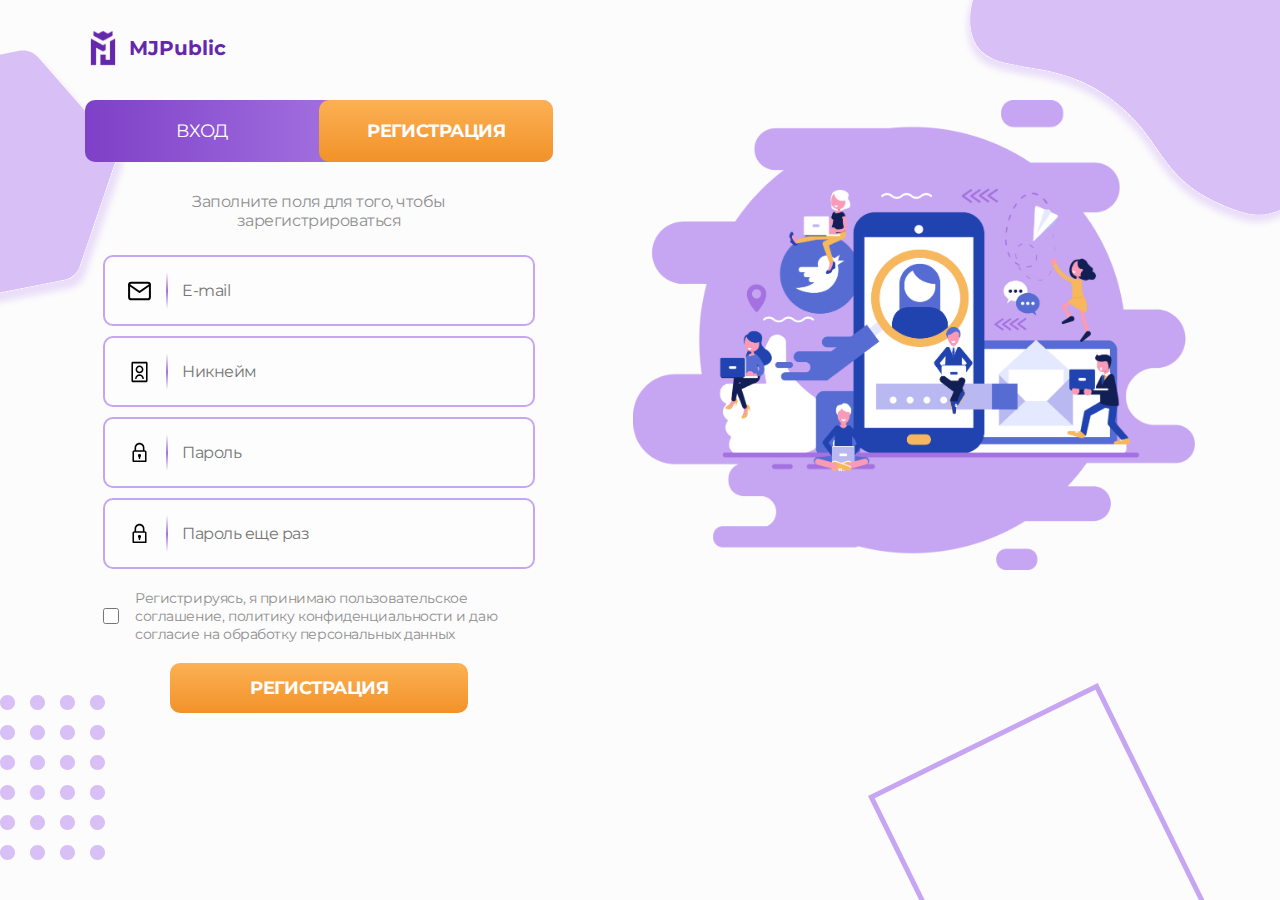
<file: registration.html>
<!DOCTYPE html>
<html lang="en">

<head>
  <meta charset="UTF-8" />
  <meta http-equiv="X-UA-Compatible" content="IE=edge" />
  <meta name="viewport" content="width=device-width, initial-scale=1.0" />
  <title>MJPublic</title>
  <link rel="preconnect" href="https://fonts.googleapis.com" />
  <link rel="preconnect" href="https://fonts.gstatic.com" crossorigin />
  <link href="https://fonts.googleapis.com/css2?family=Montserrat:wght@400;500;600;700&display=swap" rel="stylesheet" />
  <link href="css/libs.css" rel="stylesheet" />
  <link href="css/nouislider.min.css" rel="stylesheet" />
  <link href="css/main.css" rel="stylesheet" />
  <link href="css/media.css" rel="stylesheet" />
</head>

<body>
  <header class="header">
    <div class="container">
      <a href="./" class="header__logo">
        <img src="img/logo.png" alt="MJPublic logo" />
        <span>MJPublic</span>
      </a>
    </div>
  </header>

  <section class="auth">
    <div class="container">
      <div class="auth__inner">
        <div class="auth__content-wrapper">
          <ul class="auth__tabs">
            <li class="auth__tab" data-tabs="login">Вход</li>
            <li class="auth__tab is-active" data-tabs="registration">Регистрация</li>
          </ul>
          <div class="auth__content">
            <div class="auth__content-item" data-tabs="login">
              <form action="#" class="auth__form form">
                <div class="form__text">Заполните поля для того, чтобы войти в аккаунт</div>
                <label class="form__item form__item--email">
                  <input type="email" class="form__input" placeholder="E-mail" />
                </label>
                <label class="form__item form__item--password">
                  <input type="password" class="form__input" placeholder="Пароль" />
                </label>
                <div class="text-center">
                  <button class="form__btn form__btn--offset btn text-uppercase">вход</button>
                </div>
                <div class="text-center">
                  <button data-modal-open="modal-password" class="form__caption">Забыли пароль?</button>
                </div>
              </form>
            </div>
            <div class="auth__content-item is-active" data-tabs="registration">
              <form action="#" class="auth__form form">
                <div class="form__text">
                  Заполните поля для того, чтобы зарегистрироваться
                </div>
                <label class="form__item form__item--email">
                  <input type="email" class="form__input" placeholder="E-mail" />
                </label>
                <label class="form__item form__item--nickname">
                  <input type="text" class="form__input" placeholder="Никнейм" />
                </label>
                <label class="form__item form__item--password">
                  <input type="password" class="form__input" placeholder="Пароль" />
                </label>
                <label class="form__item form__item--password">
                  <input type="password" class="form__input" placeholder="Пароль еще раз" />
                </label>
                <label class="form__checkbox">
                  <input type="checkbox" />
                  <span class="form__checkbox-text">Регистрируясь, я принимаю <a href="#"
                      target="_blank">пользовательское соглашение</a>,
                    <a href="#" target="_blank">политику конфиденциальности</a> и даю согласие на обработку
                    персональных данных</span>
                </label>
                <div class="text-center">
                  <button class="form__btn btn text-uppercase" type="button" data-modal-open="modal-success">
                    регистрация
                  </button>
                </div>
              </form>
            </div>
          </div>
        </div>
        <div class="auth__img">
          <img width="705" height="532" src="img/auth.png" alt="Авторизация и регистрация" />
        </div>
      </div>
    </div>
  </section>

  <div class="modal modal-form" id="modal-password" aria-hidden="true">
    <div class="modal__wrapper">
      <div class="modal__inner">
        <div class="modal__content">
          <div class="modal__title">Оставить заявку</div>
          <div class="modal__text">Введите свой e-mail и мы вышлеминструкцию по восстановлению пароля</div>
          <form class="modal__form form" action="#">
            <label class="form__item form__item--email">
              <input type="email" class="form__input" placeholder="E-mail" />
            </label>
            <div class="text-center">
              <button class="modal__btn btn text-uppercase">отправить</button>
            </div>
          </form>
        </div>
        <button class="modal__close" data-modal-close></button>
      </div>
    </div>
  </div>

  <div class="modal modal-success" id="modal-success" aria-hidden="true">
    <div class="modal__wrapper">
      <div class="modal__inner">
        <div class="modal__content">
          <div class="modal__title">Успешная регистрация</div>
          <div class="modal__text">Письмо с подтверждением отправлено на указанную вами почту</div>
          <div class="text-center">
            <button class="modal__btn btn text-uppercase" data-modal-close>понятно</button>
          </div>
        </div>
        <button class="modal__close" data-modal-close></button>
      </div>
    </div>
  </div>

  <script src="js/nouislider.min.js"></script>
  <script src="js/vendor.js"></script>
  <script src="js/main.js"></script>
</body>

</html>
</file>
<file: css/main.css>
:root {
  --violet-5-c: #6527ac;
  --violet-9-c: #a371e0;
  --white-form: #fdfdfd;
  --bg: #a0a0a0;

  --font-family: "Montserrat", sans-serif;

  --content-width: 1240px;
  --container-gap: 20px;
  --container-width: calc(var(--content-width) + (var(--container-gap) * 2));
}

/* BASE */
html {
  scroll-behavior: smooth;
}

body {
  display: flex;
  flex-direction: column;
  font-size: 20px;
  line-height: 1.3;
  line-height: normal;
  min-height: 100vh;
  color: #000;
  background-color: #fcfcfc;
  font-family: var(--font-family);
}

.main-content {
  flex-grow: 1;
}

.disable-scroll,
.disable-scroll body {
  overflow: hidden;
}

.container {
  max-width: calc(var(--container-width));
  width: 100%;
  margin: 0 auto;
  padding: 0 15px;
}

.title {
  font-size: 42px;
  font-weight: 700;
  line-height: 1.26;
  text-transform: uppercase;
  letter-spacing: -1.26px;
}

.btn {
  display: inline-block;
  padding: 20px 30px;
  border-radius: 10px;
  font-size: 20px;
  font-weight: 700;
  color: #fff;
  letter-spacing: -0.54px;
  background: var(--gold, linear-gradient(180deg, #fcb154 0%, #f29229 100%));
  font-family: var(--font-family);
  text-align: center;
  transition: box-shadow 0.3s;
  cursor: pointer;
}

.btn:hover,
.btn:focus,
.btn:active {
  box-shadow: 0px 4px 7px 0px rgba(246, 160, 60, 0.7);
}

.text-center {
  text-align: center;
}

.text-uppercase {
  text-transform: uppercase;
}

.burger {
  display: none;
  margin-left: 12px;
}

.tabs-content-item {
  display: none;
}

.tabs-content-item.is-active {
  display: block;
}

.header {
  position: absolute;
  top: 30px;
  left: 0;
  width: 100%;
}

.header__inner {
  display: flex;
  font-size: 16px;
  align-items: center;
  justify-content: space-between;
  background: #fdf9ff;
  box-shadow: 0px 8px 11px 0px rgba(0, 0, 0, 0.25);
  padding: 14px 10px 14px 20px;
}

.header__menu {
  display: flex;
  align-items: center;
  flex-grow: 1;
  justify-content: space-between;
}

.header__logo {
  display: inline-flex;
  align-items: center;
  color: var(--violet-5-c, #6527ac);
  font-size: 24px;
  font-weight: 700;
  margin-right: 70px;
}

.header__logo img {
  flex-shrink: 0;
  margin-right: 8px;
  width: 42px;
}

.header__nav {
  letter-spacing: -0.48px;
  margin-right: 20px;
}

.header__nav ul {
  display: flex;
  flex-wrap: wrap;
  align-items: center;
}

.header__nav li {
  margin-right: 50px;
}

.header__nav a {
  transition: color 0.3s;
}

.header__nav a:hover {
  color: #6527ac;
}

.header__nav li:last-child {
  margin-right: 0;
}

.header__buttons {
  display: flex;
  align-items: center;
}

.header__btn {
  transition: color 0.3s;
  padding: 6px 0;
}

.header__btn:hover {
  color: #6527ac;
}

.header__btn--login {
  position: relative;
  padding-right: 15px;
  margin-right: 15px;
  display: inline-flex;
  align-items: center;
}

.header__btn--login::after {
  background-color: var(--violet-75, #7e40c7);
  position: absolute;
  content: "";
  right: 0;
  top: 0;
  bottom: 0;
  width: 2px;
}

.header__btn--login svg {
  margin-left: 3px;
}

.header__btn--login path {
  transition: fill 0.3s;
}

.header__btn--login path {
  fill: #6527ac;
}

.hero {
  padding: 210px 0 335px;
  color: #fff;
  background: url("../img/hero-bg.svg") bottom / cover no-repeat;
}

.hero__inner {
  display: grid;
  gap: 15px;
  grid-template-columns: 1fr 1fr;
}

.hero__title {
  text-transform: none;
  margin-bottom: 35px;
}

.hero__text {
  letter-spacing: -0.6px;
  margin-bottom: 35px;
}

.hero__tabs {
  display: flex;
  align-items: center;
  margin-bottom: 30px;
  border-radius: 10px;
  background: linear-gradient(90deg, #000 0%, #22004a 55.21%, #450094 100%);
  padding: 3px;
  max-width: 500px;
}

.hero__tab {
  display: inline-block;
  padding: 20px 30px;
  border-radius: 10px;
  font-size: 18px;
  color: #fff;
  letter-spacing: -0.54px;
  font-family: var(--font-family);
  text-align: center;
  transition: 0.3s;
  cursor: pointer;
  width: 50%;
  position: relative;
}

.hero__tab span {
  position: relative;
  z-index: 2;
}

.hero__tab:first-child::before {
  position: absolute;
  content: "";
  background: var(--gold, linear-gradient(180deg, #fcb154 0%, #f29229 100%));
  inset: 0;
  border-radius: 10px;
  transition: .4s ease;
  transform: translateX(100%);
}

.hero__tab:first-child.is-active::before {
  transform: translateX(0);
}

.hero__tab.is-active {
  font-weight: 700;
}

.hero__img img {
  vertical-align: middle;
}

.about {
  padding: 20px 0 100px;
  position: relative;
}

.about::before,
.about::after {
  position: absolute;
  content: "";
}

.about::before {
  width: 143px;
  height: 404px;
  right: 0;
  top: 50px;
  background: url("../img/about-bg-right.svg") center no-repeat;
}

.about::after {
  width: 105px;
  height: 165px;
  left: 0;
  bottom: 0;
  background: url("../img/about-bg-left.svg") center no-repeat;
}

.about__inner {
  display: grid;
  grid-template-columns: 546fr 663fr;
  gap: 40px;
  overflow: hidden;
  position: relative;
  z-index: 2;
}

.about__img img {
  vertical-align: middle;
}

.about__content {
  padding-top: 57px;
}

.about__title {
  margin-bottom: 38px;
}

.about__text {
  margin-bottom: 38px;
}

.about__items {
  width: 670px;
  height: 303px;
  position: relative;
}

.about__item {
  width: 209px;
  position: absolute;
}

.about__item--1 {
  left: 0;
  top: 106px;
}

.about__item--2 {
  right: 0;
  top: 0;
}

.about__item--3 {
  right: 0;
  bottom: 0;
}

.about__name {
  font-size: 24px;
  font-weight: 600;
  margin-bottom: 10px;
}

.about__num {
  color: var(--violet-9-c, #a371e0);
  font-size: 36px;
  font-weight: 700;
  letter-spacing: -1.08px;
}

.about__icon {
  position: absolute;
  right: 230px;
}

.about__icon--1 {
  top: 0;
}

.about__icon--2 {
  bottom: 0;
}

.about__icon-img {
  position: absolute;
}

.about__icon-line--mobile {
  display: none;
}

.about__icon--1 .about__icon-img {
  left: 90px;
  top: 0px;
}

.about__icon--2 .about__icon-img {
  right: 72px;
  bottom: 5px;
}

.about__icon-path {
  animation: dash 30s infinite linear backwards;
}

@keyframes dash {
  0% {
    stroke-dashoffset: 10;
  }

  100% {
    stroke-dashoffset: 1000;
  }
}

.start {
  position: relative;
  padding: 100px 0;
}

.start::after {
  position: absolute;
  content: "";
  background: url("../img/start-bg-left.svg") center no-repeat;
  width: 145px;
  height: 266px;
  bottom: -70px;
  left: 0;
}

.start__inner {
  position: relative;
  z-index: 2;
}

.start__title {
  margin-bottom: 34px;
}

.start__list {
  position: relative;
}

.start__list::before {
  position: absolute;
  content: "";
  width: 2px;
  transform: translateX(-50%);
  left: 50%;
  top: 159px;
  bottom: 237px;
  background: url("../img/start-line.svg") center repeat-y;
}

.start__item {
  display: grid;
  grid-template-columns: 1fr 1fr;
  gap: 125px;
  align-items: center;
  margin-bottom: 5px;
}

.start__item:last-child {
  margin-bottom: 0;
}

.start__item:nth-child(even) .start__img {
  order: -1;
  text-align: right;
}

.start__item:nth-child(even) .start__box::before {
  right: auto;
  left: -75px;
}

.start__box {
  min-height: 222px;
  border-radius: 10px;
  background: var(--white-form, #fdfdfd);
  box-shadow: 0px 10px 20px 0px rgba(163, 113, 224, 0.5);
  padding: 37px;
  position: relative;
}

.start__box::before {
  position: absolute;
  content: "";
  border-radius: 50%;
  background: var(--violet-9-c, #a371e0);
  width: 25px;
  height: 25px;
  top: 60px;
  right: -75px;
}

.start__heading {
  display: flex;
  align-items: center;
  font-size: 24px;
  font-weight: 600;
  letter-spacing: -0.72px;
  margin-bottom: 23px;
}

.start__heading img {
  flex-shrink: 0;
  margin-right: 16px;
}

.start__text {
  color: #8c8c8c;
  font-size: 16px;
  letter-spacing: -0.48px;
}

.start__img img {
  vertical-align: middle;
}

.benefits {
  padding: 90px 0;
  position: relative;
}

.benefits::after {
  position: absolute;
  content: "";
  right: 0;
  bottom: -50px;
  background: url("../img/benefits-bg-right.svg") center no-repeat;
  width: 89px;
  height: 165px;
}

.benefits__title {
  margin-bottom: 34px;
}

.benefits__list {
  display: grid;
  grid-template-columns: repeat(3, 1fr);
  gap: 90px;
  padding-top: 37px;
  margin-bottom: 70px;
  counter-reset: benefits;
}

.benefits__item {
  counter-increment: benefits;
  filter: drop-shadow(0px 15px 30px rgba(163, 113, 224, 0.5));
  border-radius: 10px;
  background: var(--white-form, #fdfdfd);
  position: relative;
  text-align: center;
  padding: 44px 18px 22px 18px;
}

.benefits__item::before {
  position: absolute;
  content: counter(benefits);
  display: flex;
  align-items: center;
  justify-content: center;
  text-align: center;
  width: 60px;
  height: 60px;
  font-size: 32px;
  left: 50%;
  top: -32px;
  transform: translateX(-50%);
  border-radius: 50%;
  z-index: 1;
  padding: 5px;
  border: 2px solid var(--violet-75, #7E40C7);
}

.benefits__item::after {
  position: absolute;
  left: 50%;
  top: -37px;
  transform: translateX(-50%);
  border-radius: 50%;
  background: var(--white-form, #fdfdfd);
  content: "";
  width: 70px;
  height: 70px;
}

.benefits__icon {
  margin-bottom: 15px;
}

.benefits__icon img {
  vertical-align: middle;
}

.benefits__name {
  margin-bottom: 10px;
  font-weight: 600;
  letter-spacing: -0.6px;
}

.benefits__text {
  color: rgba(0, 0, 0, 0.5);
  font-size: 16px;
  font-weight: 400;
  letter-spacing: -0.48px;
}

.partner-program {
  text-align: center;
}

.partner-program__title {
  font-size: 32px;
  font-weight: 600;
  letter-spacing: -0.96px;
  text-transform: uppercase;
  margin-bottom: 17px;
}

.partner-program__text {
  max-width: 750px;
  width: 100%;
  margin: 0 auto 50px;
  letter-spacing: -0.6px;
}

.partner-program__row {
  display: grid;
  grid-template-columns: 1fr 1fr;
  max-width: 1124px;
  width: 100%;
  margin: 0 auto;
  gap: 140px;
}

.partner-program__slider-value {
  color: var(--bg, #a0a0a0);
  letter-spacing: -0.6px;
  margin-bottom: 10px;
}

.partner-program__slider-value span {
  color: var(--violet-c-2, #c6a5f2);
  font-size: 48px;
  font-weight: 700;
  letter-spacing: -1.44px;
  margin-right: 10px;
}

.partner-program__slider {
  margin-bottom: 12px;
  border-radius: 16px;
  height: 40px;
  width: 100%;
  border: 2px solid #7e40c7;
  box-shadow: none;
  overflow: hidden;
  background-color: #fcfcfc;
}

.partner-program__slider .noUi-connect,
.partner-program__slider .noUi-origin {
  right: 1px;
}

.partner-program__slider .noUi-connects {
  border-radius: 16px;
  width: calc(100% + 3px);
  overflow: visible;
}

.partner-program__slider .noUi-connect {
  border-radius: 16px;
  background: linear-gradient(90deg, #c6a5f2 0%, #a371e0 100%);
}

.partner-program__slider .noUi-handle:after,
.partner-program__slider .noUi-handle:before {
  display: none;
}

.partner-program__slider * {
  box-sizing: border-box;
}

.partner-program__slider .noUi-handle {
  width: 28px;
  height: 28px;
  flex-shrink: 0;
  border-radius: 50%;
  box-shadow: none;
  background-color: #c6a5f2;
  border: 2px solid #fff;
  top: 4px;
  right: 8px;
}

.partner-program__slider-caption {
  color: var(--bg, #a0a0a0);
  letter-spacing: -0.6px;
}

.partner-program__reward-title {
  color: var(--bg, #a0a0a0);
  font-size: 32px;
  line-height: normal;
  letter-spacing: -0.96px;
  text-transform: uppercase;
  margin-bottom: 8px;
}

.partner-program__reward-value {
  color: var(--bg, #a0a0a0);
  font-size: 24px;
  letter-spacing: -0.72px;
}

.partner-program__reward-value span {
  margin-right: 10px;
  color: var(--violet-9-c, #a371e0);
  font-size: 80px;
  font-weight: 700;
  letter-spacing: -2.4px;
}

.earn {
  padding: 90px 0;
}

.earn__inner {
  overflow: hidden;
}

.earn__title {
  margin-bottom: 50px;
}

.earn__tabs {
  display: flex;
  justify-content: center;
  align-items: center;
  text-align: center;
  margin: 0 -15px 44px;
  min-height: 170px;
}

.earn__tab {
  display: flex;
  width: 150px;
  height: 150px;
  flex-direction: column;
  justify-content: center;
  align-items: center;
  border-radius: 10px;
  background: var(--white-form, #fdfdfd);
  box-shadow: 0px 10px 20px 0px rgba(163, 113, 224, 0.5);
  margin: 0 15px;
  padding: 14px;
  font-size: 16px;
  line-height: 1.25;
  letter-spacing: -0.48px;
  cursor: pointer;
  transition: 0.3s;
}

.earn__tab svg {
  margin-bottom: 10px;
}

.earn__tab path {
  transition: fill 0.3s;
}

.earn__tab.is-active {
  background: #a371e0;
  color: #fff;
  width: 170px;
  height: 170px;
  padding-left: 25px;
  padding-right: 25px;
}

.earn__tab.is-active path {
  fill: #fff;
}

.earn__content-item {
  display: none;
  padding: 35px 30px;
  border-radius: 10px;
  border: 4px solid var(--violet-c-2, #c6a5f2);
  grid-template-columns: 57fr 61fr;
  gap: 40px;
  align-items: center;
}

.earn__content-item.is-active {
  display: grid;
}

.earn__img img {
  vertical-align: middle;
}

.earn__item-title {
  margin-bottom: 44px;
  color: #333;
  font-size: 30px;
}

.earn__item-title>div {
  color: #000;
  font-size: 32px;
  font-weight: 600;
  text-transform: uppercase;
}

.earn__list {
  margin-bottom: 23px;
}

.earn__item {
  font-size: 18px;
  color: #222;
  margin-bottom: 23px;
  padding-left: 27px;
  position: relative;
}

.earn__item::before {
  position: absolute;
  content: "";
  left: 0;
  top: 5px;
  width: 12px;
  height: 12px;
  background: url("../img/bullet-icon.svg") center no-repeat;
}

.earn__item:last-child {
  margin-bottom: 0;
}

.earn__item b {
  font-weight: 600;
  color: #000;
}

.registration {
  padding: 40px 0 80px;
}

.registration__inner {
  display: grid;
  grid-template-columns: 1fr 1fr;
  gap: 60px;
  align-items: center;
}

.registration__img img {
  vertical-align: middle;
}

.registration__title {
  text-transform: none;
  font-size: 45px;
  margin-bottom: 45px;
}

.registration__text {
  margin-bottom: 45px;
  letter-spacing: -0.6px;
}

.footer {
  background-color: var(--violet-75, #7e40c7);
  padding: 50px 0 32px;
  color: #fff;
}

.footer__inner {
  display: flex;
  align-items: flex-start;
  max-width: 1060px;
  margin: 0 auto;
  width: 100%;
  overflow: hidden;
}

.footer__logo {
  display: inline-flex;
  align-items: center;
  font-size: 24px;
  font-weight: 700;
  margin-right: 65px;
  margin-top: 8px;
}

.footer__logo img {
  flex-shrink: 0;
  margin-right: 8px;
  width: 42px;
}

.footer__list {
  display: flex;
  justify-content: space-between;
  flex-wrap: wrap;
  font-size: 16px;
  font-weight: 500;
  margin: -8px -16px;
  letter-spacing: -0.48px;
  padding-bottom: 8px;
}

.footer__list li {
  position: relative;
  margin: 8px 16px;
  padding-left: 24px;
}

.footer__list li::before {
  content: "";
  border-radius: 50%;
  background-color: #f6f6f6;
  width: 5px;
  height: 5px;
  position: absolute;
  left: 0;
  top: 8px;
}

.footer__list a:hover {
  text-decoration: underline;
}

.footer__copy {
  margin-top: 35px;
  text-align: center;
  font-size: 14px;
}

.form__caption {
  margin-top: 22px;
  color: #8f8f8f;
  font-size: 14px;
  letter-spacing: -0.42px;
  transition: color .3s;
}

.form__caption:hover {
  color: var(--violet-5-c);
}

.auth {
  background: url("../img/auth-bg-top-left.svg") top 50px left no-repeat,
    url("../img/auth-bg-bottom-right.svg") bottom right no-repeat,
    url("../img/auth-bg-top-right.svg") top right no-repeat,
    url("../img/auth-bg-bottom-left.svg") bottom 40px left no-repeat;
  padding: 170px 0;
  flex-grow: 1;
}

.auth__inner {
  display: grid;
  grid-template-columns: 47fr 70fr;
  gap: 80px;
}

.auth__tabs {
  display: flex;
  border-radius: 10px;
  background: linear-gradient(90deg, #7e40c7 0%, #a371e0 55.21%, #c6a5f2 100%);
  margin-bottom: 30px;
}

.auth__tab {
  color: #fff;
  font-size: 18px;
  letter-spacing: -0.54px;
  text-transform: uppercase;
  border-radius: 10px;
  transition: 0.3s;
  text-align: center;
  padding: 20px;
  width: 50%;
  cursor: pointer;
}

.auth__tab.is-active {
  background: var(--gold, linear-gradient(180deg, #fcb154 0%, #f29229 100%));
  font-weight: 700;
}

.auth__content-item {
  display: none;
}

.auth__content-item.is-active {
  display: block;
}

.auth__img img {
  vertical-align: middle;
}

.form {
  padding: 0 18px;
}

.form__input {
  font-family: var(--font-family);
  color: #8f8f8f;
  letter-spacing: -0.48px;
  font-size: 16px;
  padding: 24px 24px 24px 77px;
  display: block;
  border-radius: 10px;
  border: 2px solid var(--violet-c-2, #c6a5f2);
  background: #fdfdfd;
  transition: border 0.3s;
  outline: none;
  width: 100%;
}

.form__input:hover,
.form__input:focus,
.form__input:active {
  border-color: var(--violet-9-c);
}

.form__text {
  color: #8f8f8f;
  text-align: center;
  font-size: 16px;
  letter-spacing: -0.48px;
  max-width: 260px;
  margin: 0 auto 25px;
}

.form__item {
  display: block;
  position: relative;
  margin-bottom: 10px;
}

.form__item::before {
  position: absolute;
  content: "";
  left: 63px;
  top: 18px;
  width: 2px;
  bottom: 18px;
  background: url("../img/input-divider.svg") center no-repeat;
}

.form__item::after {
  position: absolute;
  content: "";
  width: 25px;
  height: 25px;
  left: 24px;
  top: 50%;
  transform: translateY(-50%);
  background-position: center;
  background-size: cover;
  background-repeat: no-repeat;
}

input:-webkit-autofill,
input:-webkit-autofill:hover,
input:-webkit-autofill:focus,
textarea:-webkit-autofill,
textarea:-webkit-autofill:hover,
textarea:-webkit-autofill:focus,
select:-webkit-autofill,
select:-webkit-autofill:hover,
select:-webkit-autofill:focus {
  border: 2px solid var(--violet-9-c);
  -webkit-text-fill-color: #8f8f8f;
  -webkit-box-shadow: 0 0 0px 1000px #fff inset;
  transition: background-color 5000s ease-in-out 0s;
}

.form__item--email::after {
  background-image: url("../img/email-icon.svg");
}

.form__item--password::after {
  background-image: url("../img/lock-icon.svg");
}

.form__item--nickname::after {
  background-image: url("../img/nick-icon.svg");
}

.form__checkbox {
  display: flex;
  align-items: center;
  margin: 20px 0;
}

.form__checkbox input {
  width: 16px;
  height: 16px;
  margin: 0;
  flex-shrink: 0;
  margin-right: 16px;
}

.form__checkbox-text {
  color: #8f8f8f;
  font-size: 14px;
  letter-spacing: -0.42px;
}

.form__checkbox a:hover {
  text-decoration: underline;
}

.form__btn {
  padding-left: 80px;
  padding-right: 80px;
}

.form__btn--offset {
  margin-top: 15px;
}

.modal-success .modal__inner {
  max-width: 400px;
}
</file>
<file: css/media.css>
@media (max-width: 1440px) {
	body {
		font-size: 18px;
	}

	:root {
		--content-width: 1100px;
	}

	.title {
		font-size: 36px;
	}

	.btn {
		padding-top: 14px;
		padding-bottom: 14px;
		font-size: 18px;
	}

	.header__logo,
	.footer__logo {
		margin-right: 30px;
		font-size: 20px;
	}

	.header__logo img,
	.footer__logo img {
		width: 36px;
	}

	.header__nav {
		margin: 0 auto;
	}

	.header__nav ul {
		margin-right: 20px;
	}

	.header__nav li {
		margin-right: 20px;
	}

	.hero {
		padding: 160px 0;
	}

	.hero__title {
		margin-bottom: 25px;
	}

	.hero__tab {
		padding: 14px 20px;
	}

	.about {
		padding-bottom: 70px;
	}

	.about__title {
		margin-bottom: 30px;
	}

	.about__name {
		font-size: 20px;
		margin-bottom: 5px;
	}

	.about__num {
		font-size: 32px;
	}

	.about__items {
		width: 570px;
	}

	.about__item--1 {
		top: 112px;
		left: -25px;
	}

	.start__title {
		margin-bottom: 25px;
	}

	.start__heading {
		font-size: 20px;
		margin-bottom: 17px;
	}

	.start__heading img {
		width: 55px;
	}

	.partner-program__title {
		font-size: 28px;
	}

	.partner-program__slider-value span {
		font-size: 42px;
	}

	.partner-program__reward-title {
		font-size: 26px;
	}

	.partner-program__reward-value {
		font-size: 20px;
	}

	.partner-program__reward-value span {
		font-size: 72px;
	}

	.benefits,
	.earn,
	.start {
		padding: 45px 0;
	}

	.earn__title {
		margin-bottom: 30px;
	}

	.earn__tabs {
		margin-bottom: 30px;
	}

	.earn__content-item {
		padding: 15px 20px 25px;
		grid-template-columns: 1.2fr 1fr;
	}

	.earn__item-title {
		font-size: 26px;
		margin-bottom: 20px;
	}

	.earn__item-title>div {
		font-size: 28px;
	}

	.earn__item {
		margin-bottom: 16px;
	}

	.registration__title {
		margin-bottom: 30px;
	}

	.auth {
		padding: 100px 0 40px;
	}

	.auth__inner {
		grid-template-columns: 1fr 1.2fr;
	}
}

@media (max-width: 991px) {
	body {
		font-size: 16px;
	}

	.title {
		font-size: 28px;
	}

	.btn {
		font-size: 16px;
		padding: 15px 20px;
	}

	.burger {
		position: relative;
		display: block;
		border: none;
		padding: 0;
		width: 40px;
		height: 30px;
		color: var(--violet-5-c, #6527ac);
		background-color: transparent;
		cursor: pointer;
	}

	.burger::before,
	.burger::after {
		content: "";
		position: absolute;
		left: 0;
		width: 100%;
		height: 4px;
		background-color: currentcolor;
		transition: transform 0.3s, top 0.3s;
	}

	.burger::before {
		top: 0;
	}

	.burger::after {
		top: calc(100% - 4px);
	}

	.burger>span {
		position: absolute;
		left: 0;
		top: 50%;
		display: block;
		width: 100%;
		height: 4px;
		background-color: currentcolor;
		transform: translateY(-50%);
		transition: transform 0.3s;
	}

	.burger.is-active {
		z-index: 9;
	}

	.burger.is-active::before {
		top: 50%;
		transform: rotate(45deg);
	}

	.burger.is-active::after {
		top: 50%;
		transform: rotate(-45deg);
	}

	.burger.is-active>span {
		transform: scale(0);
	}

	.header__menu {
		visibility: hidden;
		display: block;
		position: absolute;
		right: 15px;
		top: 73px;
		left: 15px;
		z-index: 8;
		background-color: #fdf9ff;
		opacity: 0;
		transition: 0.3s;
		transform: translateY(50%);
		padding: 5px 12px 12px 12px;
		box-shadow: 0px 17px 11px 0px rgba(0, 0, 0, 0.05);
	}

	.header {
		padding: 16px 0;
		top: 25px;
	}

	.header.is-active .header__menu {
		opacity: 1;
		transform: translateY(0);
		visibility: visible;
	}

	.header__inner {
		padding: 12px;
	}

	.header__nav ul {
		display: block;
		margin-right: 0;
	}

	.header__nav a {
		display: block;
		padding: 10px 0;
	}

	.hero {
		padding: 125px 0 165px;
		background-image: url("../img/hero-bg-mobile.svg");
	}

	.hero__tab {
		font-size: 16px;
		padding: 14px 2px;
	}

	.hero__img {
		padding: 0 20px;
		margin-bottom: 20px;
	}

	.hero__text {
		margin-bottom: 10px;
	}

	.hero__inner {
		display: block;
		max-width: 500px;
		margin: 0 auto;
		text-align: center;
	}

	.hero__content {
		margin-bottom: 30px;
	}

	.about {
		padding: 0 0 45px;
	}

	.about::before,
	.about::after {
		display: none;
	}

	.about__inner {
		display: block;
		overflow: visible;
	}

	.about__title {
		margin-bottom: 20px;
		text-align: center;
	}

	.about__text {
		margin-bottom: 20px;
	}

	.about__img {
		display: none;
	}

	.about__content {
		padding-top: 0;
	}

	.about__items {
		display: grid;
		grid-template-columns: 1fr 1fr;
		justify-content: center;
		gap: 20px;
		width: auto;
		height: auto;
		max-width: 340px;
		margin: 0 auto;
	}

	.about__item {
		position: static;
		text-align: center;
		width: auto;
	}

	.about__item--1 {
		margin-bottom: 190px;
		grid-column: span 2;
	}

	.about__icon {
		top: 35px;
		bottom: auto;
	}

	.about__icon--1 {
		left: 20px;
		right: auto;
	}

	.about__icon--2 {
		right: 20px;
	}

	.about__icon-line {
		display: none;
	}

	.about__icon-line--mobile {
		display: block;
	}

	.about__icon--1 .about__icon-img {
		left: -21px;
		top: 50%;
		transform: translateY(-50%);
	}

	.about__icon--2 .about__icon-img {
		right: -21px;
		top: 50%;
		transform: translateY(-50%);
	}

	.about__name {
		margin-bottom: 10px;
	}

	.start {
		padding: 45px 0;
	}

	.start::after {
		display: none;
	}

	.start__heading img {
		width: 40px;
	}

	.start__item {
		gap: 80px;
	}

	.start__box::before {
		top: 50px;
		right: -54px;
	}

	.start__item:nth-child(even) .start__box::before {
		left: -54px;
	}

	.start__list::before {
		top: 125px;
	}

	.benefits::after {
		display: none;
	}

	.benefits__list {
		gap: 20px;
	}

	.partner-program__row {
		gap: 20px;
	}

	.partner-program__title {
		font-size: 24px;
		font-weight: 700;
	}

	.partner-program__slider-value span {
		font-size: 36px;
	}

	.partner-program__reward-title {
		font-size: 22px;
	}

	.partner-program__reward-value {
		font-size: 18px;
	}

	.partner-program__reward-value span {
		font-size: 56px;
	}

	.earn {
		overflow: hidden;
	}

	.earn__title {
		margin-bottom: 20px;
	}

	.earn__inner {
		overflow: visible;
	}

	.earn__tabs-wrapper {
		margin-bottom: 20px;
	}

	.earn__tabs {
		min-height: auto;
		overflow: auto;
		padding: 15px;
		margin: 0 -15px;
		justify-content: flex-start;
	}

	.earn__tab {
		width: 140px;
		height: 140px;
		padding: 10px;
		flex-shrink: 0;
		margin: 0;
		box-shadow: 0px 5px 10px 0px rgba(163, 113, 224, 0.50);
		margin-right: 30px;
	}

	.earn__tab:last-child {
		margin-right: 0;
	}

	.earn__tab.is-active {
		width: 140px;
		height: 140px;
		padding: 10px;
	}

	.earn__content-item {
		border-width: 2px;
		padding: 15px;
	}

	.earn__content-item.is-active {
		display: block;
	}

	.earn__item-title {
		font-size: 22px;
	}

	.earn__item-title>div {
		font-size: 22px;
		margin-top: 15px;
	}

	.earn__img {
		display: none;
	}

	.registration {
		padding: 45px 0 95px;
	}
	.auth {
		padding-top: 120px;
		background: transparent;
	}
	.auth__inner {
		display: block;
	}
	.auth__img {
		display: none;
	}
	.auth__tab {
		font-size: 16px;
		padding: 20px 2px;
	}
	.modal__inner {
		padding: 40px 15px;
	}
}

@media (max-width: 768px) {
	.title {
		text-transform: none;
	}

	.start__item {
		display: block;
		position: relative;
	}

	.start__item:not(:last-child)::before {
		position: absolute;
		content: "";
		width: 2px;
		left: -24px;
		top: 34px;
		height: calc(100% + 30px);
		bottom: 237px;
		background: url('../img/start-line.svg') center repeat-y;
	}

	.start__item:not(:last-child) {
		margin-bottom: 30px;
	}

	.start__box {
		margin-bottom: 30px;
		padding: 20px 14px 30px 10px;
		min-height: auto;
	}

	.start__img {
		text-align: center;
	}

	.start__list {
		padding-left: 25px;
	}

	.start__list::before {
		display: none;
	}

	.start__box::before,
	.start__item:nth-child(even) .start__box::before {
		right: auto;
		left: -36px;
		top: 30px;
	}

	.start__item:nth-child(even) .start__img {
		text-align: center;
	}

	.benefits__list {
		display: block;
	}

	.benefits__item:not(:last-child) {
		margin-bottom: 90px;
	}

	.partner-program__row {
		flex-direction: column-reverse;
		display: flex;
		gap: 0;
	}

	.partner-program__text {
		margin-bottom: 30px;
		text-align: left;
	}

	.partner-program__title {
		margin-bottom: 30px;
	}

	.partner-program__slider-value span {
		font-size: 28px;
		margin-right: 5px;
	}

	.partner-program__col:last-child {
		margin-bottom: 20px;
	}

	.partner-program__reward-title {
		font-size: 20px;
		margin-bottom: 8px;

	}

	.partner-program__reward-value {
		font-size: 14px;
	}

	.partner-program__reward-value span {
		font-size: 40px;
		margin-right: 5px;
	}

	.partner-program__slider {
		height: 35px;
	}

	.partner-program__slider .noUi-handle {
		width: 26px;
		height: 26px;
		top: 2px;
		right: 6px;
	}

	.registration__inner {
		display: block;
	}

	.registration__title {
		margin-bottom: 30px;
		text-align: center;
	}

	.registration__img {
		text-align: center;
		margin-bottom: 30px;
	}

	.registration__text {
		margin-bottom: 20px;
	}

	.footer {
		padding: 15px 0 20px 5px;
	}

	.footer__inner {
		display: block;
	}

	.footer__list {
		display: block;
		margin: 0;
		padding: 0;
	}

	.footer__list li {
		margin: 0;
		padding-left: 16px;
	}

	.footer__list a {
		padding: 10px 0;
		display: block;
	}
	.footer__list li::before {
		top: 18px;
	}

	.footer__logo {
		margin-bottom: 10px;
	}

	.footer__copy {
		font-size: 12px;
		text-align: left;
		margin-top: 10px;
	}

	.header__logo img .footer__logo {
		width: 30px;
	}
}

@media (max-width: 576px) {
	body {
		font-size: 14px;
	}

	.btn {
		font-size: 14px;
	}
	.form {
		padding: 0;
	}
	.form__btn {
		width: 100%;
	}

	.hero {
		background-image: url("../img/hero-bg-mobile.svg");
	}

	.hero__title {
		font-size: 19px;
	}

	.hero__inner {
		text-align: left;
	}

	.hero__tab {
		font-size: 14px;
	}

	.earn__item-title {
		font-size: 18px;
	}

	.earn__item-title>div {
		font-size: 18px;
	}
	.modal__btn  {
		width: 100%;
	}
}
</file>
<file: css/libs.css>
/* http://meyerweb.com/eric/tools/css/reset/ 
   v2.0 | 20110126
   License: none (public domain)
*/

html,
body,
div,
span,
applet,
object,
iframe,
h1,
h2,
h3,
h4,
h5,
h6,
p,
blockquote,
pre,
a,
abbr,
acronym,
address,
big,
cite,
code,
del,
dfn,
em,
img,
ins,
kbd,
q,
s,
samp,
small,
strike,
strong,
sub,
sup,
tt,
var,
b,
u,
i,
center,
dl,
dt,
dd,
ol,
ul,
li,
fieldset,
form,
label,
legend,
table,
caption,
tbody,
tfoot,
thead,
tr,
th,
td,
article,
aside,
canvas,
details,
embed,
figure,
figcaption,
footer,
header,
hgroup,
menu,
nav,
output,
ruby,
section,
summary,
time,
mark,
audio,
video {
  margin: 0;
  padding: 0;
  border: 0;
  font-size: 100%;
  font: inherit;
  vertical-align: baseline;
}
/* HTML5 display-role reset for older browsers */
article,
aside,
details,
figcaption,
figure,
footer,
header,
hgroup,
menu,
nav,
section {
  display: block;
}
body {
  line-height: 1;
}
ol,
ul {
  list-style: none;
}
blockquote,
q {
  quotes: none;
}
blockquote:before,
blockquote:after,
q:before,
q:after {
  content: "";
  content: none;
}
table {
  border-collapse: collapse;
  border-spacing: 0;
}

/* Custom reset  */

*,
*::before,
*::after {
  box-sizing: border-box;
}

img,
video {
  height: auto;
  max-width: 100%;
  object-fit: cover;
}

a {
  text-decoration: none;
  color: inherit;
}

button {
  border: none;
  border-radius: 0;
  padding: 0;
  background: transparent;
  cursor: pointer;
}

b,
strong {
  font-weight: 700;
}

em,
i {
  font-style: italic;
}

input,
button {
  font: inherit;
}

.modal {
  position: fixed;
  left: 0;
  right: 0;
  top: 0;
  bottom: 0;
  z-index: 20;
  width: 100%;
  height: 100%;
  box-sizing: border-box;
  background-color: rgba(0, 0, 0, 0.7);
  opacity: 0;
  transition: opacity 0.3s ease-out;
}
.modal__wrapper {
  display: flex;
  flex-direction: column;
  padding: 20px;
  width: 100%;
  height: var(--window-height);
}
.modal__inner {
  position: relative;
  overflow: auto;
  margin: auto;
  border-radius: 10px;
  background: #fcfcfc;
  padding: 40px 26px 30px;
  width: 100%;
  max-width: 440px;
}
.modal__close {
  position: absolute;
  width: 20px;
  height: 20px;
  right: 10px;
  top: 16px;
  outline: transparent;
  border: none;
  box-shadow: none;
  background: url("../img/close-icon.svg") center no-repeat;
  cursor: pointer;
}
.modal__title {
  color: #222;
  text-align: center;
  font-size: 24px;
  font-weight: 500;
  line-height: normal;
  letter-spacing: -0.72px;
  text-transform: uppercase;
  margin-bottom: 10px;
}
.modal__text {
  color: #8f8f8f;
  text-align: center;
  font-size: 16px;
  font-style: normal;
  letter-spacing: -0.48px;
	margin-bottom: 20px;
}

.modal__btn {
	margin-top: 20px;
}

.modal[aria-hidden="true"] {
  display: none;
}
.modal[aria-hidden="false"] {
  display: block;
}
.modal.is-open {
  opacity: 1;
}
</file>
<file: css/nouislider.min.css>
.noUi-target,.noUi-target *{-webkit-touch-callout:none;-webkit-tap-highlight-color:transparent;-webkit-user-select:none;-ms-touch-action:none;touch-action:none;-ms-user-select:none;-moz-user-select:none;user-select:none;-moz-box-sizing:border-box;box-sizing:border-box}.noUi-target{position:relative}.noUi-base,.noUi-connects{width:100%;height:100%;position:relative;z-index:1}.noUi-connects{overflow:hidden;z-index:0}.noUi-connect,.noUi-origin{will-change:transform;position:absolute;z-index:1;top:0;right:0;height:100%;width:100%;-ms-transform-origin:0 0;-webkit-transform-origin:0 0;-webkit-transform-style:preserve-3d;transform-origin:0 0;transform-style:flat}.noUi-txt-dir-rtl.noUi-horizontal .noUi-origin{left:0;right:auto}.noUi-vertical .noUi-origin{top:-100%;width:0}.noUi-horizontal .noUi-origin{height:0}.noUi-handle{-webkit-backface-visibility:hidden;backface-visibility:hidden;position:absolute}.noUi-touch-area{height:100%;width:100%}.noUi-state-tap .noUi-connect,.noUi-state-tap .noUi-origin{-webkit-transition:transform .3s;transition:transform .3s}.noUi-state-drag *{cursor:inherit!important}.noUi-horizontal{height:18px}.noUi-horizontal .noUi-handle{width:34px;height:28px;right:-17px;top:-6px}.noUi-vertical{width:18px}.noUi-vertical .noUi-handle{width:28px;height:34px;right:-6px;bottom:-17px}.noUi-txt-dir-rtl.noUi-horizontal .noUi-handle{left:-17px;right:auto}.noUi-target{background:#FAFAFA;border-radius:4px;border:1px solid #D3D3D3;box-shadow:inset 0 1px 1px #F0F0F0,0 3px 6px -5px #BBB}.noUi-connects{border-radius:3px}.noUi-connect{background:#3FB8AF}.noUi-draggable{cursor:ew-resize}.noUi-vertical .noUi-draggable{cursor:ns-resize}.noUi-handle{border:1px solid #D9D9D9;border-radius:3px;background:#FFF;cursor:default;box-shadow:inset 0 0 1px #FFF,inset 0 1px 7px #EBEBEB,0 3px 6px -3px #BBB}.noUi-active{box-shadow:inset 0 0 1px #FFF,inset 0 1px 7px #DDD,0 3px 6px -3px #BBB}.noUi-handle:after,.noUi-handle:before{content:"";display:block;position:absolute;height:14px;width:1px;background:#E8E7E6;left:14px;top:6px}.noUi-handle:after{left:17px}.noUi-vertical .noUi-handle:after,.noUi-vertical .noUi-handle:before{width:14px;height:1px;left:6px;top:14px}.noUi-vertical .noUi-handle:after{top:17px}[disabled] .noUi-connect{background:#B8B8B8}[disabled] .noUi-handle,[disabled].noUi-handle,[disabled].noUi-target{cursor:not-allowed}.noUi-pips,.noUi-pips *{-moz-box-sizing:border-box;box-sizing:border-box}.noUi-pips{position:absolute;color:#999}.noUi-value{position:absolute;white-space:nowrap;text-align:center}.noUi-value-sub{color:#ccc;font-size:10px}.noUi-marker{position:absolute;background:#CCC}.noUi-marker-sub{background:#AAA}.noUi-marker-large{background:#AAA}.noUi-pips-horizontal{padding:10px 0;height:80px;top:100%;left:0;width:100%}.noUi-value-horizontal{-webkit-transform:translate(-50%,50%);transform:translate(-50%,50%)}.noUi-rtl .noUi-value-horizontal{-webkit-transform:translate(50%,50%);transform:translate(50%,50%)}.noUi-marker-horizontal.noUi-marker{margin-left:-1px;width:2px;height:5px}.noUi-marker-horizontal.noUi-marker-sub{height:10px}.noUi-marker-horizontal.noUi-marker-large{height:15px}.noUi-pips-vertical{padding:0 10px;height:100%;top:0;left:100%}.noUi-value-vertical{-webkit-transform:translate(0,-50%);transform:translate(0,-50%);padding-left:25px}.noUi-rtl .noUi-value-vertical{-webkit-transform:translate(0,50%);transform:translate(0,50%)}.noUi-marker-vertical.noUi-marker{width:5px;height:2px;margin-top:-1px}.noUi-marker-vertical.noUi-marker-sub{width:10px}.noUi-marker-vertical.noUi-marker-large{width:15px}.noUi-tooltip{display:block;position:absolute;border:1px solid #D9D9D9;border-radius:3px;background:#fff;color:#000;padding:5px;text-align:center;white-space:nowrap}.noUi-horizontal .noUi-tooltip{-webkit-transform:translate(-50%,0);transform:translate(-50%,0);left:50%;bottom:120%}.noUi-vertical .noUi-tooltip{-webkit-transform:translate(0,-50%);transform:translate(0,-50%);top:50%;right:120%}.noUi-horizontal .noUi-origin>.noUi-tooltip{-webkit-transform:translate(50%,0);transform:translate(50%,0);left:auto;bottom:10px}.noUi-vertical .noUi-origin>.noUi-tooltip{-webkit-transform:translate(0,-18px);transform:translate(0,-18px);top:auto;right:28px}
</file>
